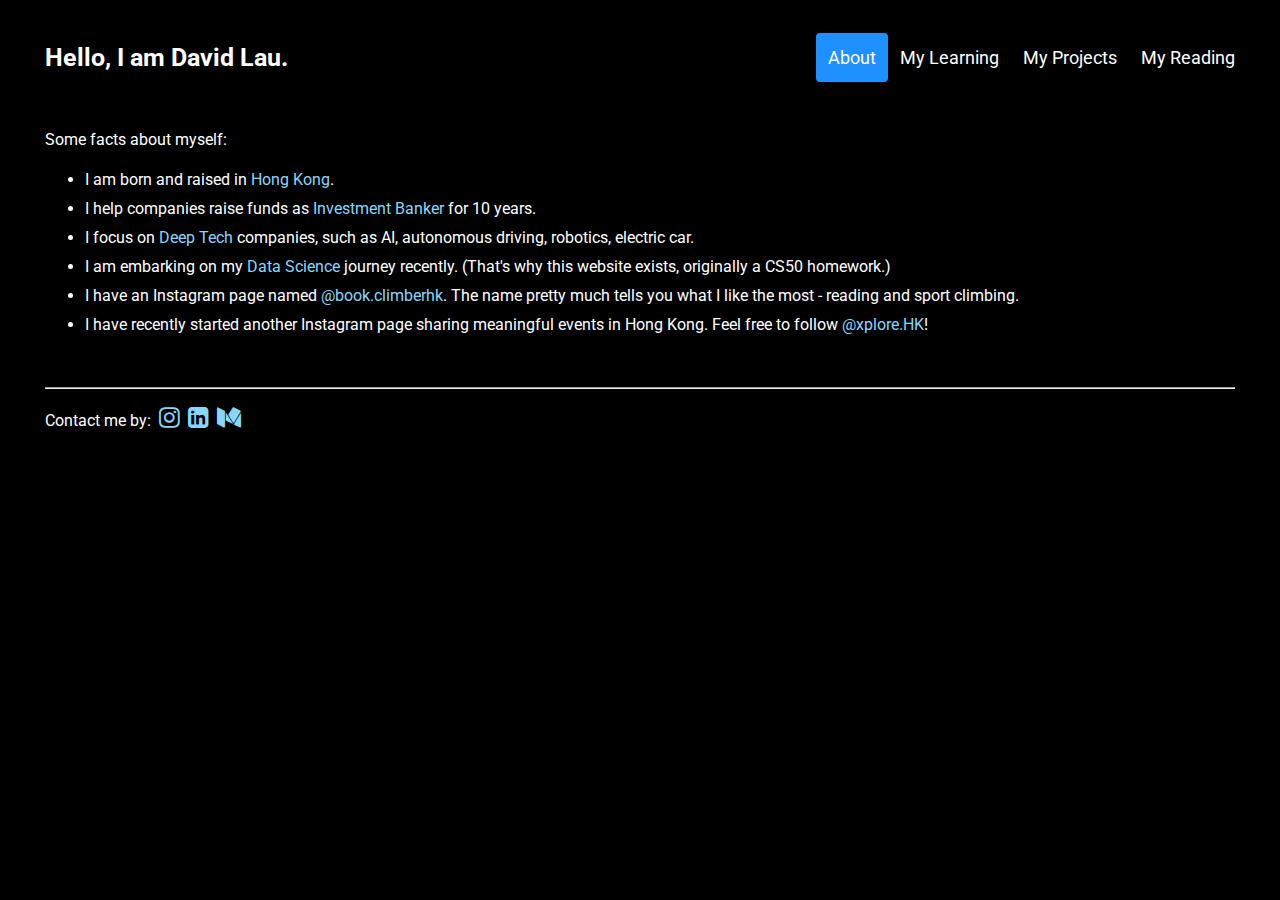
<file: index.html>
<!DOCTYPE html>

<html lang="en">
    <head>
        <link href="https://cdn.jsdelivr.net/npm/bootstrap@5.2.3/dist/css/bootstrap.min.css" rel="stylesheet" integrity="sha384-rbsA2VBKQhggwzxH7pPCaAqO46MgnOM80zW1RWuH61DGLwZJEdK2Kadq2F9CUG65" crossorigin="anonymous">
        <script src="https://cdn.jsdelivr.net/npm/bootstrap@5.2.3/dist/js/bootstrap.bundle.min.js" integrity="sha384-kenU1KFdBIe4zVF0s0G1M5b4hcpxyD9F7jL+jjXkk+Q2h455rYXK/7HAuoJl+0I4" crossorigin="anonymous"></script>
        <link href="styles.css" rel="stylesheet">
        <title>My Webpage</title>
    </head>
    <meta name="viewport" content="width=device-width, initial-scale=1.0">
	<link rel="preconnect" href="https://fonts.googleapis.com">
	<link rel="preconnect" href="https://fonts.gstatic.com" crossorigin>
	<link href="https://fonts.googleapis.com/css2?family=Roboto&display=swap" rel="stylesheet">
    <link rel="stylesheet" href="https://cdnjs.cloudflare.com/ajax/libs/font-awesome/4.7.0/css/font-awesome.min.css">
	
	<body>
		
		<div class="header">
			<a href="index.html" class="logo">Hello, I am David Lau.</a>
			<div class="header-right">
			  <a class="active" href="index.html">About</a>
			  <a href="learning.html">My Learning</a>
			  <a href="project.html">My Projects</a>
			  <a href="reading.html">My Reading</a>
			</div>
		  </div>

		<div class="container">
			<div>
				<p>Some facts about myself:
					<ul>
						<li>I am born and raised in <span class="highlight">Hong Kong</span>.</li>
						<li>I help companies raise funds as <span class="highlight"><a href="deal.html">Investment Banker</a></span> for 10 years.</li>
						<li>I focus on <span class="highlight">Deep Tech</span> companies, such as AI, autonomous driving, robotics, electric car.</li>
						<li>I am embarking on my <span class="highlight"><a href="learning.html">Data Science</a></span> journey recently. (That's why this website exists, originally a CS50 homework.)</li>
						<li>I have an Instagram page named <a href="https://www.instagram.com/book.climberhk/">@book.climberhk</a>. The name pretty much tells you what I like the most - reading and sport climbing.</li>
						<li>I have recently started another Instagram page sharing meaningful events in Hong Kong. Feel free to follow <a href="https://www.instagram.com/xplore.hk/">@xplore.HK</a>!</li>
					</ul>
				</p>
	
			</div>
		</div>

		<div class="footer container">
			<hr>
			<p>Contact me by:
			<a href="https://www.instagram.com/david__dlau">&nbsp;<i class="fa fa-instagram" style="font-size:24px"></i></a>
			<a href="https://www.linkedin.com/in/davidktlau">&nbsp;<i class="fa fa-linkedin-square" style="font-size:24px"></i> </a>
			<a href="https://www.medium.com/@dl512">&nbsp;<i class="fa fa-medium" style="font-size:24px"></i></a>
			</p>
		</div>

				
    </body>
</html>
</file>
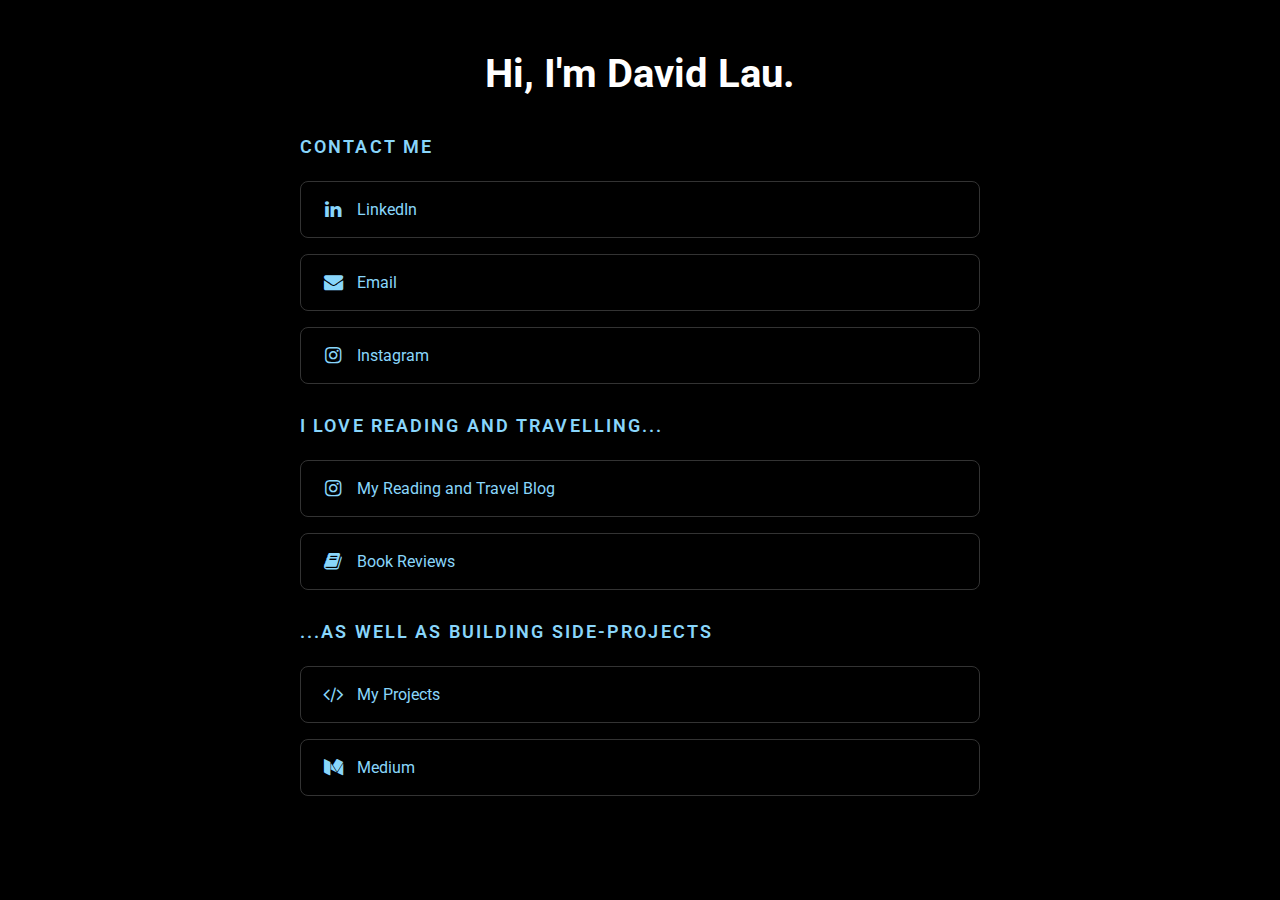
<file: Public/index.html>
<!DOCTYPE html>
<html lang="en">
    <head>
        <link href="https://cdn.jsdelivr.net/npm/bootstrap@5.2.3/dist/css/bootstrap.min.css" rel="stylesheet" integrity="sha384-rbsA2VBKQhggwzxH7pPCaAqO46MgnOM80zW1RWuH61DGLwZJEdK2Kadq2F9CUG65" crossorigin="anonymous">
        <script src="https://cdn.jsdelivr.net/npm/bootstrap@5.2.3/dist/js/bootstrap.bundle.min.js" integrity="sha384-kenU1KFdBIe4zVF0s0G1M5b4hcpxyD9F7jL+jjXkk+Q2h455rYXK/7HAuoJl+0I4" crossorigin="anonymous"></script>
        <link href="styles.css" rel="stylesheet">
        <title>David Lau | Links</title>
        <meta name="viewport" content="width=device-width, initial-scale=1.0">
        <link rel="preconnect" href="https://fonts.googleapis.com">
        <link rel="preconnect" href="https://fonts.gstatic.com" crossorigin>
        <link href="https://fonts.googleapis.com/css2?family=Roboto:wght@400;500;700&display=swap" rel="stylesheet">
        <link rel="stylesheet" href="https://cdnjs.cloudflare.com/ajax/libs/font-awesome/4.7.0/css/font-awesome.min.css">
    </head>
    <body>
        <div class="linktree-container">
            <div class="profile-section">
                <h1>Hi, I'm David Lau.</h1>
            </div>

            <div class="links-section">
                <div class="section-block">
                    <div class="section-header">Contact Me</div>
                    <a href="https://www.linkedin.com/in/davidktlau" class="link-button" target="_blank" rel="noopener noreferrer">
                        <span class="link-icon"><i class="fa fa-linkedin"></i></span>
                        LinkedIn
                    </a>
                    <a href="mailto:dl512@hotmail.com" class="link-button">
                        <span class="link-icon"><i class="fa fa-envelope"></i></span>
                        Email
                    </a>
                    <a href="https://www.instagram.com/david__dlau" class="link-button" target="_blank" rel="noopener noreferrer">
                        <span class="link-icon"><i class="fa fa-instagram"></i></span>
                        Instagram
                    </a>
                </div>

                <div class="section-block">
                    <div class="section-header">I love reading and travelling...</div>
                    <a href="https://www.instagram.com/book.climberhk/" class="link-button" target="_blank" rel="noopener noreferrer">
                        <span class="link-icon"><i class="fa fa-instagram"></i></span>
                        My Reading and Travel Blog
                    </a>
                    <a href="https://www.patreon.com/c/mybookshelf512" class="link-button" target="_blank" rel="noopener noreferrer">
                        <span class="link-icon"><i class="fa fa-book"></i></span>
                        Book Reviews
                    </a>
                </div>

                <div class="section-block">
                    <div class="section-header">...as well as building side-projects</div>
                    <a href="project.html" class="link-button">
                        <span class="link-icon"><i class="fa fa-code"></i></span>
                        My Projects
                    </a>
                    <a href="https://medium.com/@dl512" class="link-button" target="_blank" rel="noopener noreferrer">
                        <span class="link-icon"><i class="fa fa-medium"></i></span>
                        Medium
                    </a>
                </div>
            </div>

            <div class="footer">
            </div>
        </div>
    </body>
</html>
</file>
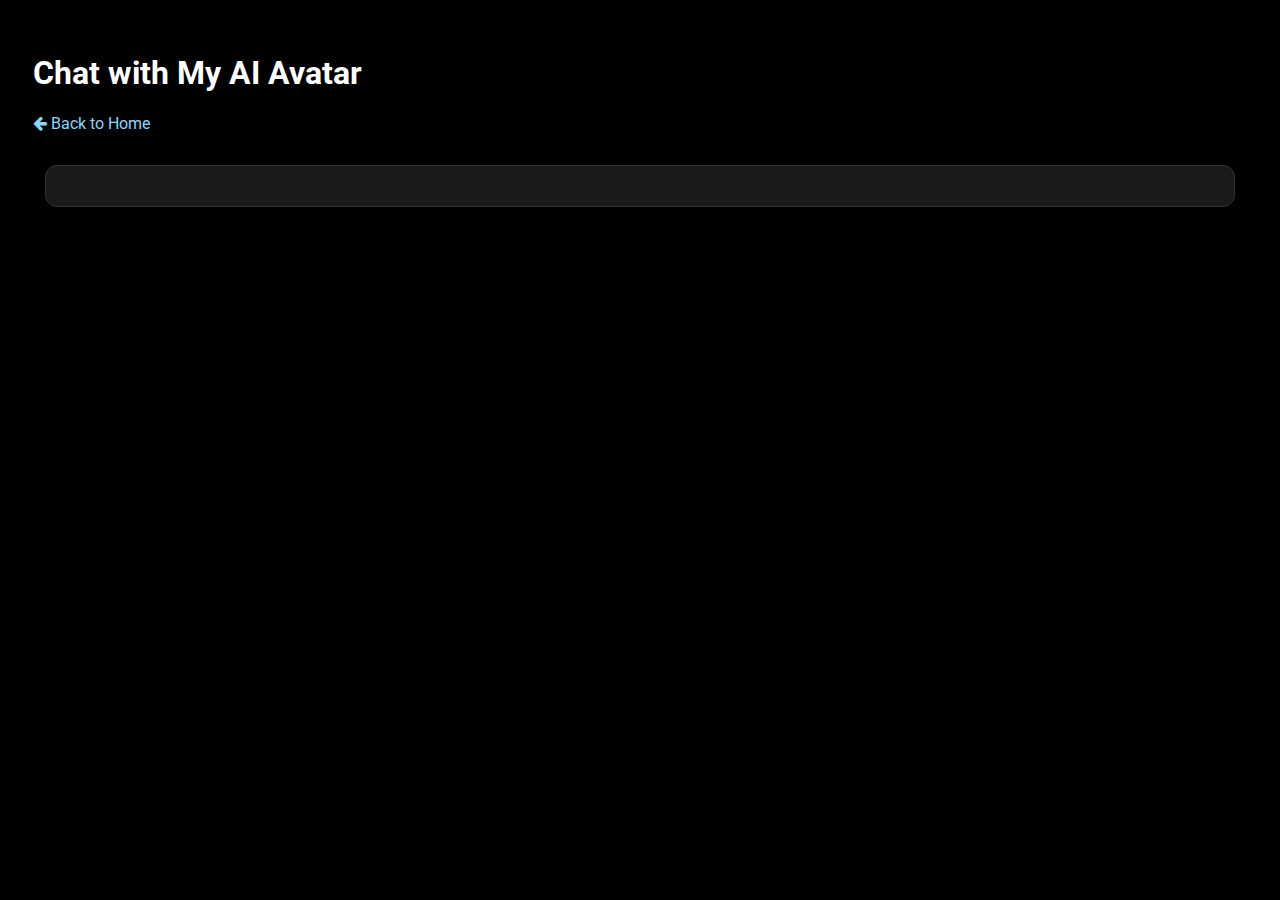
<file: ai-chat.html>
<!DOCTYPE html>
<html lang="en">
    <head>
        <link href="https://cdn.jsdelivr.net/npm/bootstrap@5.2.3/dist/css/bootstrap.min.css" rel="stylesheet" integrity="sha384-rbsA2VBKQhggwzxH7pPCaAqO46MgnOM80zW1RWuH61DGLwZJEdK2Kadq2F9CUG65" crossorigin="anonymous">
        <script src="https://cdn.jsdelivr.net/npm/bootstrap@5.2.3/dist/js/bootstrap.bundle.min.js" integrity="sha384-kenU1KFdBIe4zVF0s0G1M5b4hcpxyD9F7jL+jjXkk+Q2h455rYXK/7HAuoJl+0I4" crossorigin="anonymous"></script>
        <link href="styles.css" rel="stylesheet">
        <title>AI Avatar Chat | David Lau</title>
        <meta name="viewport" content="width=device-width, initial-scale=1.0">
        <link rel="preconnect" href="https://fonts.googleapis.com">
        <link rel="preconnect" href="https://fonts.gstatic.com" crossorigin>
        <link href="https://fonts.googleapis.com/css2?family=Roboto:wght@400;500;700&display=swap" rel="stylesheet">
        <link rel="stylesheet" href="https://cdnjs.cloudflare.com/ajax/libs/font-awesome/4.7.0/css/font-awesome.min.css">
        
        <!-- Gradio Web Component -->
        <script
            type="module"
            src="https://gradio.s3-us-west-2.amazonaws.com/4.19.2/gradio.js"
        ></script>
        
        <style>
            .chat-container {
                background-color: #1a1a1a;
                border-radius: 12px;
                padding: 20px;
                margin: 20px 0;
                border: 1px solid #333;
            }
            
            .gradio-app {
                width: 100%;
                min-height: 600px;
                border-radius: 8px;
                overflow: hidden;
            }
            
            @media (max-width: 768px) {
                .gradio-app {
                    min-height: 500px;
                }
            }
        </style>
    </head>
    <body>
        <div class="linktree-container">
            <div class="profile-section">
                <h1>Chat with My AI Avatar</h1>
                <a href="index.html" class="back-link"><i class="fa fa-arrow-left"></i> Back to Home</a>
            </div>

            <div class="container">
                <div class="chat-container">
                    <!-- Official Gradio Web Component -->
                    <gradio-app src="https://dl512-onlinecv.hf.space"></gradio-app>
                </div>
            </div>
        </div>
    </body>
</html>
</file>
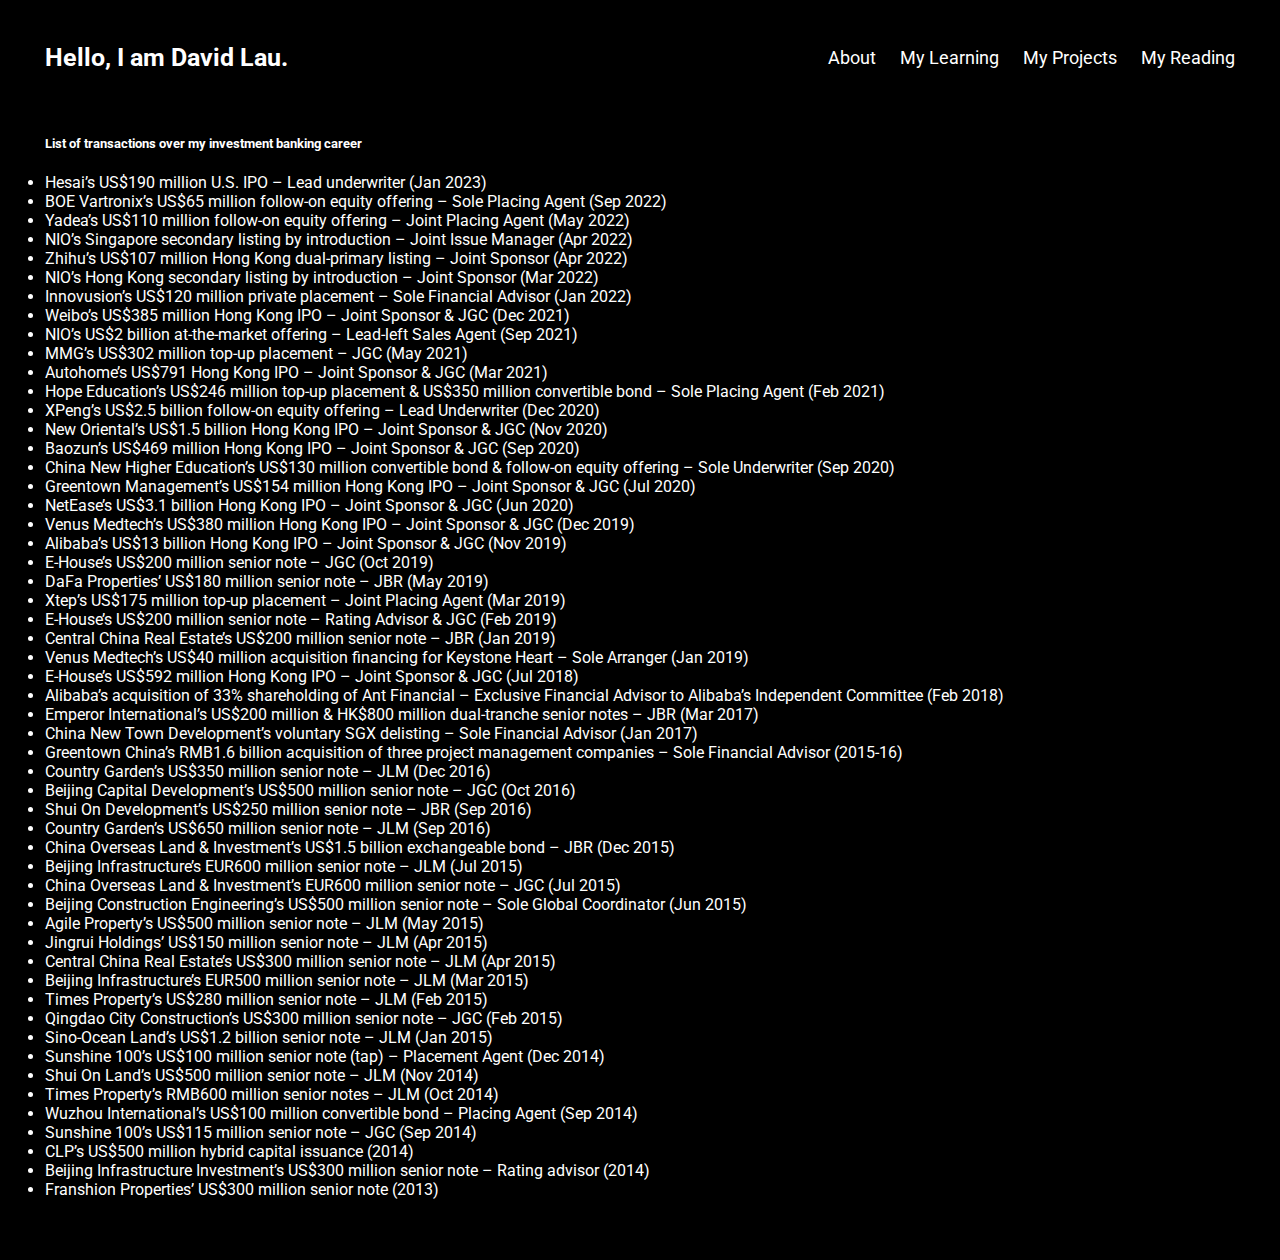
<file: deal.html>
<!DOCTYPE html>

<html lang="en">
    <head>
        <link href="https://cdn.jsdelivr.net/npm/bootstrap@5.2.3/dist/css/bootstrap.min.css" rel="stylesheet" integrity="sha384-rbsA2VBKQhggwzxH7pPCaAqO46MgnOM80zW1RWuH61DGLwZJEdK2Kadq2F9CUG65" crossorigin="anonymous">
        <script src="https://cdn.jsdelivr.net/npm/bootstrap@5.2.3/dist/js/bootstrap.bundle.min.js" integrity="sha384-kenU1KFdBIe4zVF0s0G1M5b4hcpxyD9F7jL+jjXkk+Q2h455rYXK/7HAuoJl+0I4" crossorigin="anonymous"></script>
        <link href="styles.css" rel="stylesheet">
        <title>My Webpage</title>
    </head>
    <meta name="viewport" content="width=device-width, initial-scale=1.0">
	<link rel="preconnect" href="https://fonts.googleapis.com">
	<link rel="preconnect" href="https://fonts.gstatic.com" crossorigin>
	<link href="https://fonts.googleapis.com/css2?family=Roboto&display=swap" rel="stylesheet">
    <link rel="stylesheet" href="https://cdnjs.cloudflare.com/ajax/libs/font-awesome/4.7.0/css/font-awesome.min.css">
    <body>
	
		<div class="header">
			<a href="index.html" class="logo">Hello, I am David Lau.</a>
			<div class="header-right">
			  <a href="index.html">About</a>
			  <a href="learning.html">My Learning</a>
			  <a href="project.html">My Projects</a>
			  <a href="reading.html">My Reading</a>
			</div>
		  </div>

		<div class="container">	
			<h5>List of transactions over my investment banking career</h5>
			<dl>
				<li>Hesai’s US$190 million U.S. IPO – Lead underwriter (Jan 2023)</li>
				<li>BOE Vartronix’s US$65 million follow-on equity offering – Sole Placing Agent (Sep 2022)</li>
				<li>Yadea’s US$110 million follow-on equity offering – Joint Placing Agent (May 2022)</li>
				<li>NIO’s Singapore secondary listing by introduction – Joint Issue Manager (Apr 2022)</li>
				<li>Zhihu’s US$107 million Hong Kong dual-primary listing – Joint Sponsor (Apr 2022)</li>
				<li>NIO’s Hong Kong secondary listing by introduction – Joint Sponsor (Mar 2022)</li>
				<li>Innovusion’s US$120 million private placement – Sole Financial Advisor (Jan 2022)</li>
				<li>Weibo’s US$385 million Hong Kong IPO – Joint Sponsor & JGC (Dec 2021)</li>
				<li>NIO’s US$2 billion at-the-market offering – Lead-left Sales Agent (Sep 2021)</li>
				<li>MMG’s US$302 million top-up placement – JGC (May 2021)</li>
				<li>Autohome’s US$791 Hong Kong IPO – Joint Sponsor & JGC (Mar 2021)</li>
				<li>Hope Education’s US$246 million top-up placement & US$350 million convertible bond – Sole Placing Agent (Feb 2021)</li>
				<li>XPeng’s US$2.5 billion follow-on equity offering – Lead Underwriter (Dec 2020)</li>
				<li>New Oriental’s US$1.5 billion Hong Kong IPO – Joint Sponsor & JGC (Nov 2020)</li>
				<li>Baozun’s US$469 million Hong Kong IPO – Joint Sponsor & JGC (Sep 2020)</li>
				<li>China New Higher Education’s US$130 million convertible bond & follow-on equity offering – Sole Underwriter (Sep 2020)</li>
				<li>Greentown Management’s US$154 million Hong Kong IPO – Joint Sponsor & JGC (Jul 2020)</li>
				<li>NetEase’s US$3.1 billion Hong Kong IPO – Joint Sponsor & JGC (Jun 2020)</li>
				<li>Venus Medtech’s US$380 million Hong Kong IPO – Joint Sponsor & JGC (Dec 2019)</li>
				<li>Alibaba’s US$13 billion Hong Kong IPO – Joint Sponsor & JGC (Nov 2019)</li>
				<li>E-House’s US$200 million senior note – JGC (Oct 2019)</li>
				<li>DaFa Properties’ US$180 million senior note – JBR (May 2019)</li>
				<li>Xtep’s US$175 million top-up placement – Joint Placing Agent (Mar 2019)</li>
				<li>E-House’s US$200 million senior note – Rating Advisor & JGC (Feb 2019)</li>
				<li>Central China Real Estate’s US$200 million senior note – JBR (Jan 2019)</li>
				<li>Venus Medtech’s US$40 million acquisition financing for Keystone Heart – Sole Arranger (Jan 2019)</li>
				<li>E-House’s US$592 million Hong Kong IPO – Joint Sponsor & JGC (Jul 2018)</li>
				<li>Alibaba’s acquisition of 33% shareholding of Ant Financial – Exclusive Financial Advisor to Alibaba’s Independent Committee (Feb 2018)</li>
				<li>Emperor International’s US$200 million & HK$800 million dual-tranche senior notes – JBR (Mar 2017)</li>
				<li>China New Town Development’s voluntary SGX delisting – Sole Financial Advisor (Jan 2017)</li>
				<li>Greentown China’s RMB1.6 billion acquisition of three project management companies – Sole Financial Advisor (2015-16)</li>
				<li>Country Garden’s US$350 million senior note – JLM (Dec 2016)</li>
				<li>Beijing Capital Development’s US$500 million senior note – JGC (Oct 2016)</li>
				<li>Shui On Development’s US$250 million senior note – JBR (Sep 2016)</li>
				<li>Country Garden’s US$650 million senior note – JLM (Sep 2016)</li>
				<li>China Overseas Land & Investment’s US$1.5 billion exchangeable bond – JBR (Dec 2015)</li>
				<li>Beijing Infrastructure’s EUR600 million senior note – JLM (Jul 2015)</li>
				<li>China Overseas Land & Investment’s EUR600 million senior note – JGC (Jul 2015)</li>
				<li>Beijing Construction Engineering’s US$500 million senior note – Sole Global Coordinator (Jun 2015)</li>
				<li>Agile Property’s US$500 million senior note – JLM (May 2015)</li>
				<li>Jingrui Holdings’ US$150 million senior note – JLM (Apr 2015)</li>
				<li>Central China Real Estate’s US$300 million senior note – JLM (Apr 2015)</li>
				<li>Beijing Infrastructure’s EUR500 million senior note – JLM (Mar 2015)</li>
				<li>Times Property’s US$280 million senior note – JLM (Feb 2015)</li>
				<li>Qingdao City Construction’s US$300 million senior note – JGC (Feb 2015)</li>
				<li>Sino-Ocean Land’s US$1.2 billion senior note – JLM (Jan 2015)</li>
				<li>Sunshine 100’s US$100 million senior note (tap) – Placement Agent (Dec 2014)</li>
				<li>Shui On Land’s US$500 million senior note – JLM (Nov 2014)</li>
				<li>Times Property’s RMB600 million senior notes – JLM (Oct 2014)</li>
				<li>Wuzhou International’s US$100 million convertible bond – Placing Agent (Sep 2014)</li>
				<li>Sunshine 100’s US$115 million senior note – JGC (Sep 2014)</li>
				<li>CLP’s US$500 million hybrid capital issuance (2014)</li>
				<li>Beijing Infrastructure Investment’s US$300 million senior note – Rating advisor (2014)</li>
				<li>Franshion Properties’ US$300 million senior note (2013)</li>
			</dl>
		</div>
    </body>
</html>
</file>
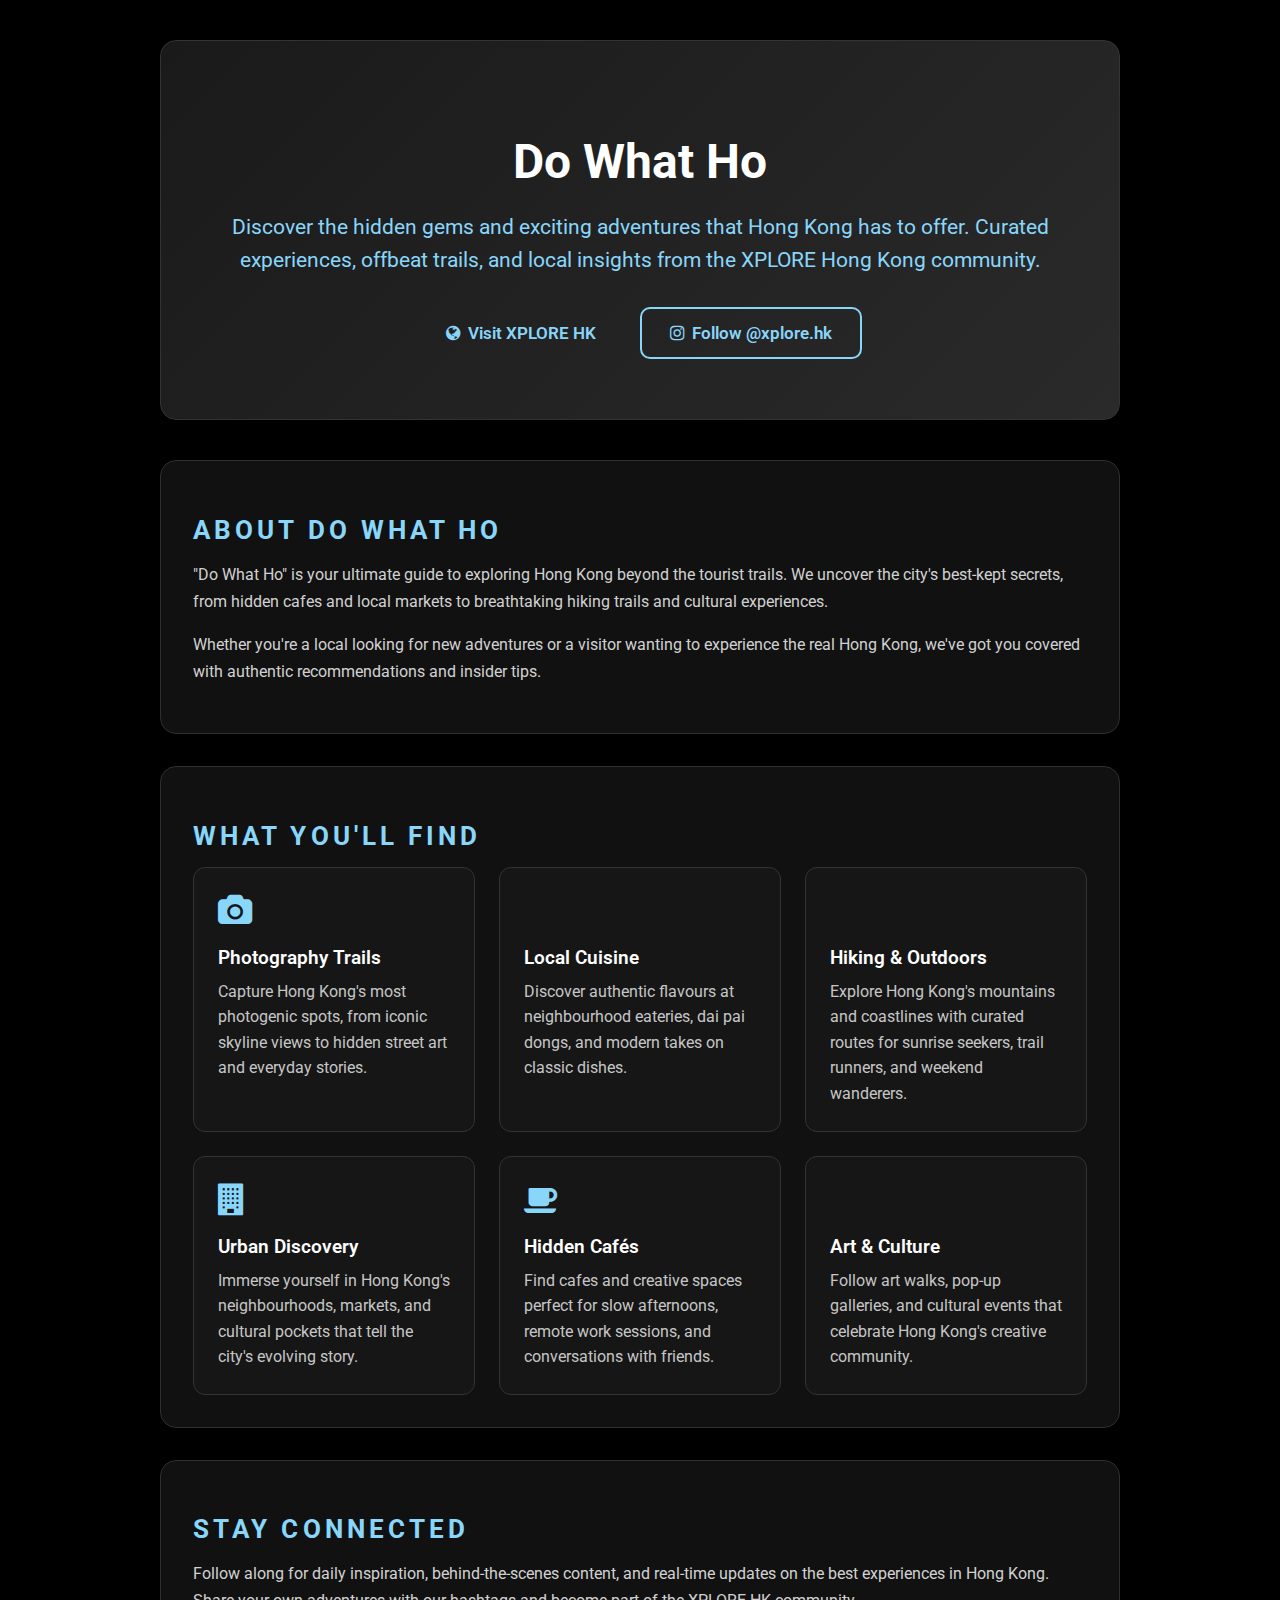
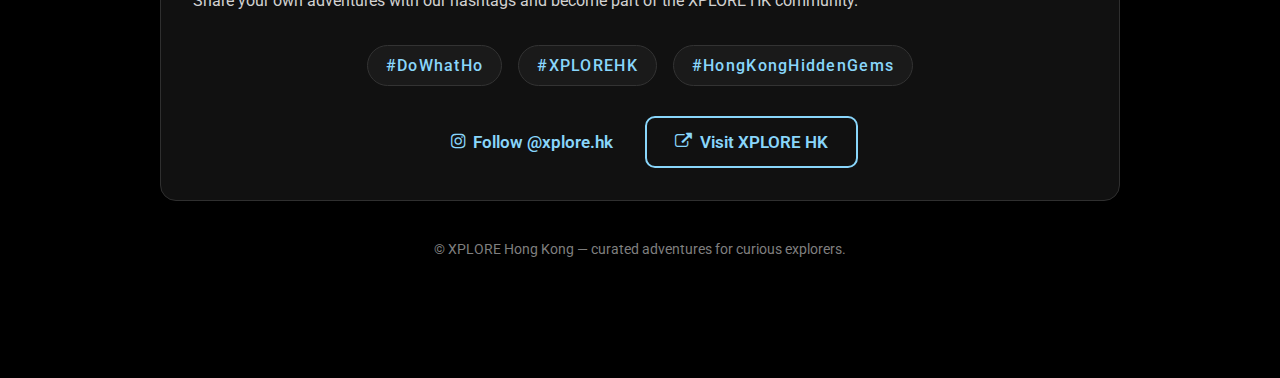
<file: dowhatho.html>
<!DOCTYPE html>
<html lang="en">
    <head>
        <link href="https://cdn.jsdelivr.net/npm/bootstrap@5.2.3/dist/css/bootstrap.min.css" rel="stylesheet" integrity="sha384-rbsA2VBKQhggwzxH7pPCaAqO46MgnOM80zW1RWuH61DGLwZJEdK2Kadq2F9CUG65" crossorigin="anonymous">
        <script src="https://cdn.jsdelivr.net/npm/bootstrap@5.2.3/dist/js/bootstrap.bundle.min.js" integrity="sha384-kenU1KFdBIe4zVF0s0G1M5b4hcpxyD9F7jL+jjXkk+Q2h455rYXK/7HAuoJl+0I4" crossorigin="anonymous"></script>
        <link href="styles.css" rel="stylesheet">
        <title>Do What Ho | XPLORE Hong Kong</title>
        <meta name="viewport" content="width=device-width, initial-scale=1.0">
        <link rel="preconnect" href="https://fonts.googleapis.com">
        <link rel="preconnect" href="https://fonts.gstatic.com" crossorigin>
        <link href="https://fonts.googleapis.com/css2?family=Roboto:wght@400;500;700&display=swap" rel="stylesheet">
        <link rel="stylesheet" href="https://cdnjs.cloudflare.com/ajax/libs/font-awesome/4.7.0/css/font-awesome.min.css">
        <style>
            body {
                background-color: #000000;
                color: white;
                font-family: "Roboto", sans-serif;
                margin: 0;
                padding: 40px 0;
            }

            .dowhatho-container {
                max-width: 960px;
                margin: 0 auto;
                padding: 0 24px 80px;
            }

            .hero-section {
                text-align: center;
                padding: 60px 20px;
                background: linear-gradient(135deg, #1a1a1a 0%, #2a2a2a 100%);
                border-radius: 16px;
                margin-bottom: 40px;
                border: 1px solid #333;
            }

            .hero-title {
                font-size: 3rem;
                font-weight: 700;
                margin-bottom: 20px;
                color: white;
            }

            .hero-subtitle {
                font-size: 1.3rem;
                color: #89d6fb;
                margin-bottom: 30px;
                line-height: 1.6;
            }

            .hero-actions {
                display: flex;
                justify-content: center;
                flex-wrap: wrap;
                gap: 16px;
                margin-top: 20px;
            }

            .section-card {
                background-color: #111111;
                border-radius: 16px;
                padding: 32px;
                margin-bottom: 32px;
                border: 1px solid #2f2f2f;
            }

            .section-card h2 {
                color: #89d6fb;
                font-size: 1.6rem;
                margin-bottom: 16px;
                text-transform: uppercase;
                letter-spacing: 0.16em;
            }

            .section-card p {
                color: #d1d1d1;
                line-height: 1.7;
                margin-bottom: 16px;
            }

            .feature-grid {
                display: grid;
                grid-template-columns: repeat(auto-fit, minmax(260px, 1fr));
                gap: 24px;
                margin-top: 16px;
            }

            .feature-item {
                background-color: #161616;
                border-radius: 12px;
                padding: 24px;
                border: 1px solid #333;
                text-align: left;
                transition: all 0.3s ease;
            }

            .feature-item:hover {
                border-color: #89d6fb;
                transform: translateY(-3px);
                box-shadow: 0 12px 32px rgba(137, 214, 251, 0.08);
            }

            .feature-icon {
                font-size: 2rem;
                color: #89d6fb;
                margin-bottom: 16px;
            }

            .feature-title {
                color: white;
                font-weight: 600;
                margin-bottom: 10px;
                font-size: 1.2rem;
            }

            .feature-description {
                color: #c6c6c6;
                line-height: 1.6;
            }

            .cta-button {
                display: inline-flex;
                align-items: center;
                gap: 8px;
                background-color: #89d6fb;
                color: #000;
                padding: 14px 28px;
                text-decoration: none;
                border-radius: 10px;
                font-weight: 600;
                font-size: 1.05rem;
                transition: all 0.3s ease;
                border: none;
            }

            .cta-button:hover {
                background-color: #5bc0de;
                color: #000;
                transform: translateY(-2px);
                box-shadow: 0 6px 16px rgba(137, 214, 251, 0.25);
            }

            .secondary-button {
                background-color: transparent;
                color: #89d6fb;
                border: 2px solid #89d6fb;
            }

            .secondary-button:hover {
                background-color: #89d6fb;
                color: #000;
            }

            .hashtag {
                display: inline-block;
                background-color: #1a1a1a;
                color: #89d6fb;
                border: 1px solid #333;
                border-radius: 50px;
                padding: 10px 18px;
                margin: 6px;
                font-weight: 500;
                letter-spacing: 0.08em;
            }

            .footer-note {
                text-align: center;
                color: #7f7f7f;
                margin-top: 40px;
                font-size: 0.9rem;
            }

            @media (max-width: 768px) {
                body {
                    padding: 24px 0;
                }

                .hero-title {
                    font-size: 2.4rem;
                }

                .hero-subtitle {
                    font-size: 1.1rem;
                }

                .section-card {
                    padding: 24px;
                }
            }
        </style>
    </head>
    <body>
        <div class="dowhatho-container">
            <div class="hero-section">
                <h1 class="hero-title">Do What Ho</h1>
                <p class="hero-subtitle">Discover the hidden gems and exciting adventures that Hong Kong has to offer. Curated experiences, offbeat trails, and local insights from the XPLORE Hong Kong community.</p>
                <div class="hero-actions">
                    <a href="https://www.xplorehk.com" target="_blank" rel="noopener noreferrer" class="cta-button">
                        <i class="fa fa-globe"></i> Visit XPLORE HK
                    </a>
                    <a href="https://www.instagram.com/xplore.hk/" target="_blank" rel="noopener noreferrer" class="cta-button secondary-button">
                        <i class="fa fa-instagram"></i> Follow @xplore.hk
                    </a>
                </div>
            </div>

            <div class="section-card">
                <h2>About Do What Ho</h2>
                <p>"Do What Ho" is your ultimate guide to exploring Hong Kong beyond the tourist trails. We uncover the city's best-kept secrets, from hidden cafes and local markets to breathtaking hiking trails and cultural experiences.</p>
                <p>Whether you're a local looking for new adventures or a visitor wanting to experience the real Hong Kong, we've got you covered with authentic recommendations and insider tips.</p>
            </div>

            <div class="section-card">
                <h2>What You'll Find</h2>
                <div class="feature-grid">
                    <div class="feature-item">
                        <div class="feature-icon"><i class="fa fa-camera"></i></div>
                        <div class="feature-title">Photography Trails</div>
                        <div class="feature-description">Capture Hong Kong's most photogenic spots, from iconic skyline views to hidden street art and everyday stories.</div>
                    </div>
                    <div class="feature-item">
                        <div class="feature-icon"><i class="fa fa-utensils"></i></div>
                        <div class="feature-title">Local Cuisine</div>
                        <div class="feature-description">Discover authentic flavours at neighbourhood eateries, dai pai dongs, and modern takes on classic dishes.</div>
                    </div>
                    <div class="feature-item">
                        <div class="feature-icon"><i class="fa fa-mountain"></i></div>
                        <div class="feature-title">Hiking & Outdoors</div>
                        <div class="feature-description">Explore Hong Kong's mountains and coastlines with curated routes for sunrise seekers, trail runners, and weekend wanderers.</div>
                    </div>
                    <div class="feature-item">
                        <div class="feature-icon"><i class="fa fa-building"></i></div>
                        <div class="feature-title">Urban Discovery</div>
                        <div class="feature-description">Immerse yourself in Hong Kong's neighbourhoods, markets, and cultural pockets that tell the city's evolving story.</div>
                    </div>
                    <div class="feature-item">
                        <div class="feature-icon"><i class="fa fa-coffee"></i></div>
                        <div class="feature-title">Hidden Cafés</div>
                        <div class="feature-description">Find cafes and creative spaces perfect for slow afternoons, remote work sessions, and conversations with friends.</div>
                    </div>
                    <div class="feature-item">
                        <div class="feature-icon"><i class="fa fa-palette"></i></div>
                        <div class="feature-title">Art & Culture</div>
                        <div class="feature-description">Follow art walks, pop-up galleries, and cultural events that celebrate Hong Kong's creative community.</div>
                    </div>
                </div>
            </div>

            <div class="section-card">
                <h2>Stay Connected</h2>
                <p>Follow along for daily inspiration, behind-the-scenes content, and real-time updates on the best experiences in Hong Kong. Share your own adventures with our hashtags and become part of the XPLORE HK community.</p>
                <div style="text-align: center; margin: 24px 0;">
                    <span class="hashtag">#DoWhatHo</span>
                    <span class="hashtag">#XPLOREHK</span>
                    <span class="hashtag">#HongKongHiddenGems</span>
                </div>
                <div style="text-align: center;">
                    <a href="https://www.instagram.com/xplore.hk/" target="_blank" rel="noopener noreferrer" class="cta-button">
                        <i class="fa fa-instagram"></i> Follow @xplore.hk
                    </a>
                    <a href="https://www.xplorehk.com" target="_blank" rel="noopener noreferrer" class="cta-button secondary-button">
                        <i class="fa fa-external-link"></i> Visit XPLORE HK
                    </a>
                </div>
            </div>

            <div class="footer-note">
                © XPLORE Hong Kong — curated adventures for curious explorers.
            </div>
        </div>
    </body>
</html>
</file>
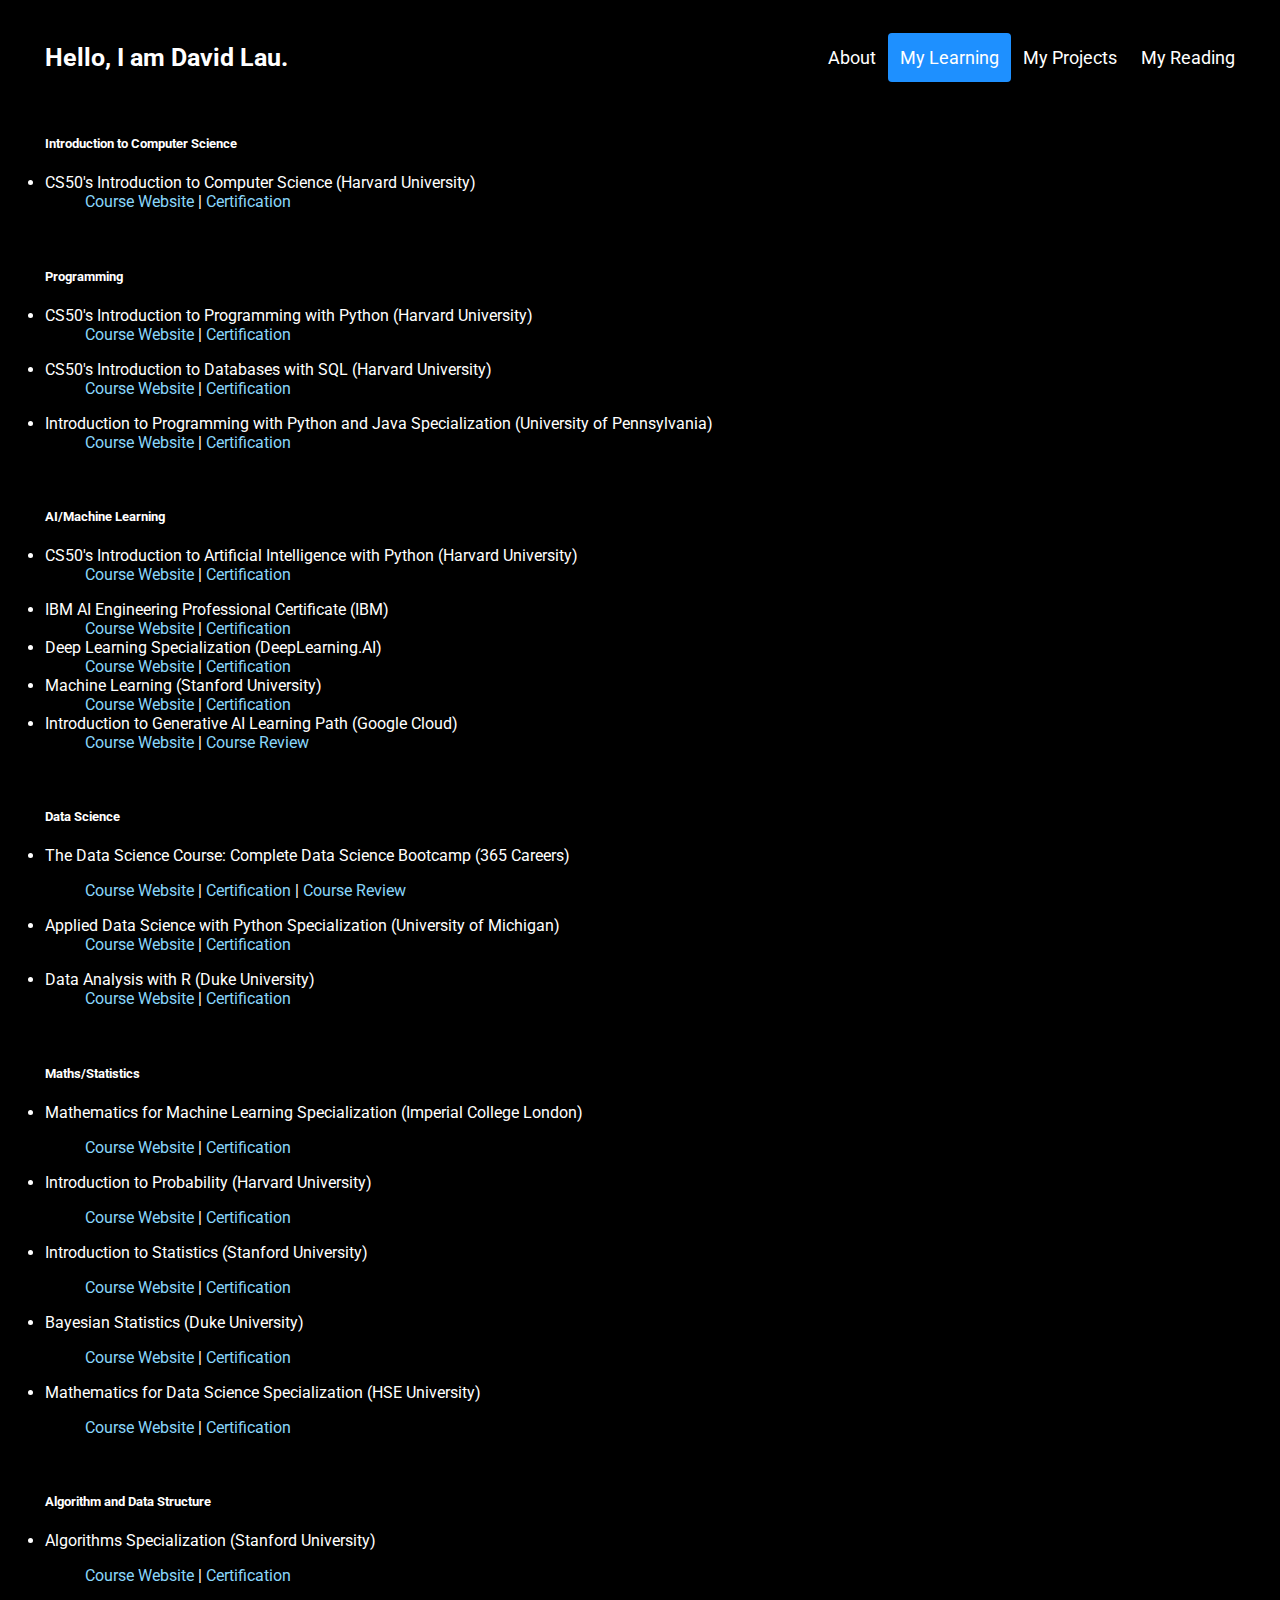
<file: learning.html>
<!DOCTYPE html>

<html lang="en">
    <head>
        <link href="https://cdn.jsdelivr.net/npm/bootstrap@5.2.3/dist/css/bootstrap.min.css" rel="stylesheet" integrity="sha384-rbsA2VBKQhggwzxH7pPCaAqO46MgnOM80zW1RWuH61DGLwZJEdK2Kadq2F9CUG65" crossorigin="anonymous">
        <script src="https://cdn.jsdelivr.net/npm/bootstrap@5.2.3/dist/js/bootstrap.bundle.min.js" integrity="sha384-kenU1KFdBIe4zVF0s0G1M5b4hcpxyD9F7jL+jjXkk+Q2h455rYXK/7HAuoJl+0I4" crossorigin="anonymous"></script>
        <link href="styles.css" rel="stylesheet">
        <title>My Webpage</title>
    </head>
    <meta name="viewport" content="width=device-width, initial-scale=1.0">
	<link rel="preconnect" href="https://fonts.googleapis.com">
	<link rel="preconnect" href="https://fonts.gstatic.com" crossorigin>
	<link href="https://fonts.googleapis.com/css2?family=Roboto&display=swap" rel="stylesheet">
    <link rel="stylesheet" href="https://cdnjs.cloudflare.com/ajax/libs/font-awesome/4.7.0/css/font-awesome.min.css">
    <body>
			
		<div class="header">
			<a href="index.html" class="logo">Hello, I am David Lau.</a>
			<div class="header-right">
			  <a href="index.html">About</a>
			  <a class="active" href="learning.html">My Learning</a>
			  <a href="project.html">My Projects</a>
			  <a href="reading.html">My Reading</a>
			</div>
		  </div>

		<div class="container">
	
					<h5>Introduction to Computer Science</h5>
					<dl>
						<li>CS50's Introduction to Computer Science (Harvard University)</li>
						<ul>
							<a href="https://www.edx.org/learn/computer-science/harvard-university-cs50-s-introduction-to-computer-science">Course Website</a>
							|
							<a href="https://cs50.harvard.edu/certificates/17a6fffb-019a-42a5-ad56-badc060503dc">Certification</a>
						</ul>
					</dl>

					<br>

					<h5>Programming</h5>
					<dl>
						<li>CS50's Introduction to Programming with Python (Harvard University)</li>
						<ul>
							<a href="https://learning.edx.org/course/course-v1:HarvardX+CS50P+Python/home">Course Website</a>
							|
							<a href="https://cs50.harvard.edu/certificates/7c3c0501-3b16-4219-af7d-52626aed566e">Certification</a>
						</ul>
					</dl>					

					<dl>
						<li>CS50's Introduction to Databases with SQL (Harvard University)</li>
						<ul>
							<a href="https://learning.edx.org/course/course-v1:HarvardX+CS50SQL+SQL/home">Course Website</a>
							|
							<a href="https://cs50.harvard.edu/certificates/07fbf517-052a-4c7e-bf81-138ac3b263a9">Certification</a>
						</ul>
					</dl>

					<dl>
						<li>Introduction to Programming with Python and Java Specialization (University of Pennsylvania)</li>
						<ul>
							<a href="https://www.coursera.org/specializations/programming-python-java">Course Website</a>
							|
							<a href="https://coursera.org/share/94911d9e38660b0be49d48a0e4d021a8">Certification</a>
						</ul>
					</dl>

					<br>

					<h5>AI/Machine Learning</h5>

					<dl>
						<li>CS50's Introduction to Artificial Intelligence with Python (Harvard University)</li>
						<ul>
							<a href="https://www.edx.org/learn/artificial-intelligence/harvard-university-cs50-s-introduction-to-artificial-intelligence-with-python?utm_source=google&utm_campaign=20631738457&utm_medium=cpc&utm_term=&hsa_acc=7245054034&hsa_cam=20631738457&hsa_grp=149569616050&hsa_ad=676376826368&hsa_src=g&hsa_tgt=dsa-1576237769455&hsa_kw=&hsa_mt=&hsa_net=adwords&hsa_ver=3&gad_source=1&gclid=CjwKCAiA9dGqBhAqEiwAmRpTC4sUFGsBtJ-6AV_Rfc7ooEfMHZuyDN9ZcCXeuEezeUN6SE6klJ8olRoCFd0QAvD_BwE">Course Website</a>
							|
							<a href="https://certificates.cs50.io/709be07a-1309-4bd1-9e76-e30c6ac7bc02.pdf?size=letter">Certification</a>
						</ul>
					</dl>

					<dl>
						<li>IBM AI Engineering Professional Certificate (IBM)</li>
						<ul>
							<a href="https://www.coursera.org/professional-certificates/ai-engineer">Course Website</a>
							|
							<a href="https://coursera.org/share/f0c8124625495a812465bc7393917815">Certification</a>
						</ul>
						<li>Deep Learning Specialization (DeepLearning.AI)</li>
						<ul>
							<a href="https://www.coursera.org/specializations/deep-learning">Course Website</a>
							|
							<a href="https://coursera.org/share/9198bf9e5641668612752b5cd17be8a2">Certification</a>
						</ul>
						<li>Machine Learning (Stanford University)</li>
						<ul>
							<a href="https://www.coursera.org/learn/machine-learning-course/home/welcome">Course Website</a>
							|
							<a href="https://coursera.org/share/f808e6c64a73ea801fec7f7db5155fa9">Certification</a>
						</ul>
						<li>Introduction to Generative AI Learning Path (Google Cloud)</li>
						<ul>
							<a href="https://www.cloudskillsboost.google/journeys/118">Course Website</a>
							|
							<a href="https://medium.com/@dl512/a-nice-short-course-about-gen-ai-by-google-it-is-supposedly-a-beginner-course-but-it-escalates-aa364afd6706">Course Review</a>
						</ul>
					</dl>

					<br>

					<h5>Data Science</h5>
						<li>The Data Science Course: Complete Data Science Bootcamp (365 Careers)</li>
						<ul>
							<a href="https://www.udemy.com/course/the-data-science-course-complete-data-science-bootcamp/">Course Website</a>
							|
							<a href="https://www.udemy.com/certificate/UC-772678f7-837f-458f-95b1-149368aa6e1c">Certification</a>
							|
							<a href="https://medium.com/@dl512/data-science-online-bootcamp-from-udemy-offered-by-365-careers-a-comprehensive-beginners-b5db692c1084">Course Review</a>
						</ul>

					<dl>
						<li>Applied Data Science with Python Specialization (University of Michigan)</li>
						<ul>
							<a href="https://www.coursera.org/specializations/data-science-python">Course Website</a>
							|
							<a href="https://coursera.org/share/edcc61221d40ead3c0327e420d45271e">Certification</a>
						</ul>
					</dl>


					<dl>
						<li>Data Analysis with R (Duke University)</li>
						<ul>
							<a href="https://www.coursera.org/specializations/statistics">Course Website</a>
							|
							<a href="https://coursera.org/share/6344d10014ecec3ec5cb4689327dc5c4">Certification</a>
						</ul>
					</dl>

					<br>

					<h5>Maths/Statistics</h5>

						<li>Mathematics for Machine Learning Specialization (Imperial College London)</li>
						<ul>
							<a href="https://www.coursera.org/specializations/mathematics-machine-learning">Course Website</a>
							|
							<a href="https://coursera.org/share/c0cb73708943e6156686c66bb9a964cb">Certification</a>
						</ul>

						<li>Introduction to Probability (Harvard University)</li>
						<ul>
							<a href="https://learning.edx.org/course/course-v1:HarvardX+STAT110x+2T2022/home">Course Website</a>
							|
							<a href="https://courses.edx.org/certificates/13cbbf4db3d64d84a036f4952f532f89?_gl=1*1fn9tzj*_ga*Nzc2NzExNzMuMTY5MzE0ODQ3NQ..*_ga_D3KS4KMDT0*MTY5OTQxMTQzNy4xNjYuMS4xNjk5NDExNTQ5LjYwLjAuMA..">Certification</a>
						</ul>
						
						<li>Introduction to Statistics (Stanford University)</li>
						<ul>
							<a href="https://www.coursera.org/learn/stanford-statistics/home/info">Course Website</a>
							|
							<a href="https://www.coursera.org/account/accomplishments/verify/CMJCWUVRTU5B">Certification</a>
						</ul>

						<li>Bayesian Statistics (Duke University)</li>
						<ul>
							<a href="https://www.coursera.org/learn/bayesian/home/week/1">Course Website</a>
							|
							<a href="https://coursera.org/share/3cf54105fa182c500ad0332d9303bf82">Certification</a>
						</ul>

						<li>Mathematics for Data Science Specialization (HSE University)</li>
						<ul>
							<a href="https://www.coursera.org/specializations/mathematics-for-data-science">Course Website</a>
							|
							<a href="https://coursera.org/share/6c47b5394ae3c82691a693b523ac56f9">Certification</a>
						</ul>
					
					<br>
					
					<h5>Algorithm and Data Structure</h5>

						<li>Algorithms Specialization (Stanford University)</li>
						<ul>
							<a href="https://www.coursera.org/specializations/algorithms">Course Website</a>
							|
							<a href="https://coursera.org/share/18055f6b8dc836eeede52484a4009240">Certification</a>
						</ul>


		</div>
    </body>
</html>
</file>
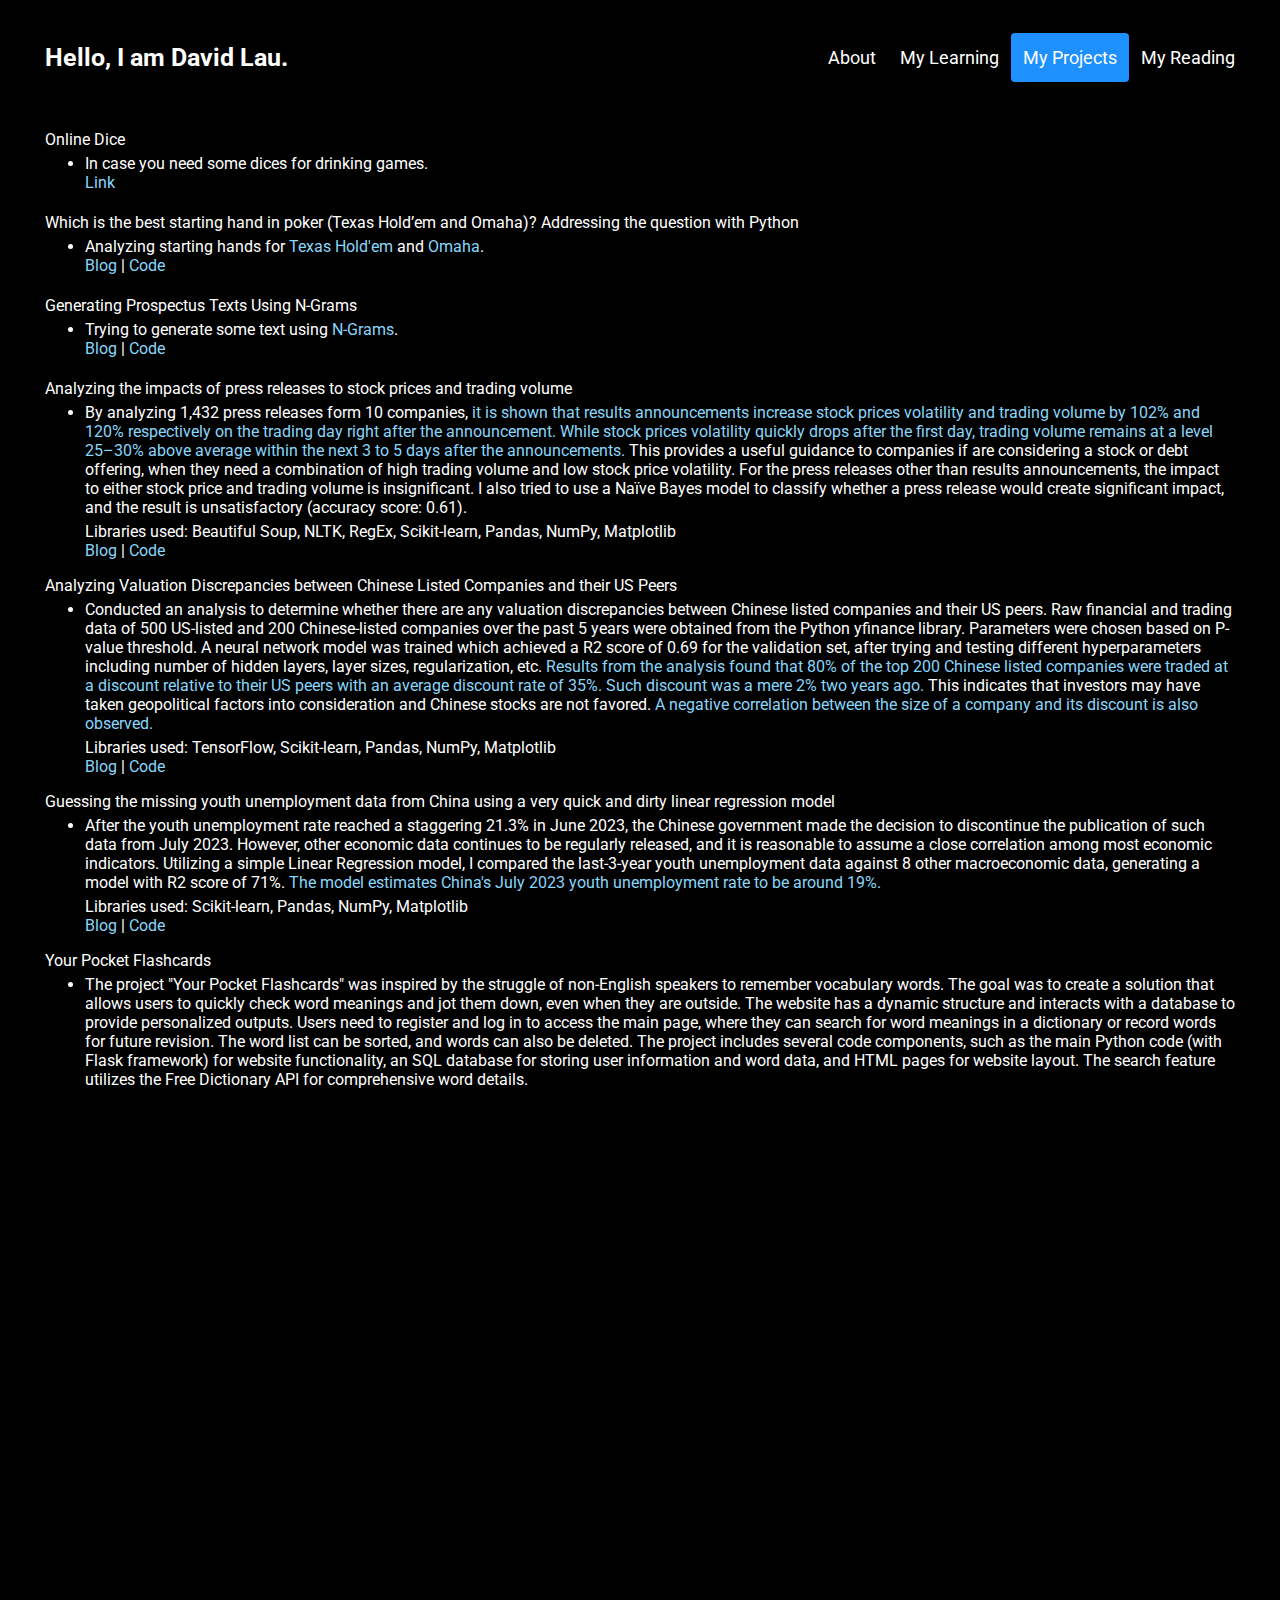
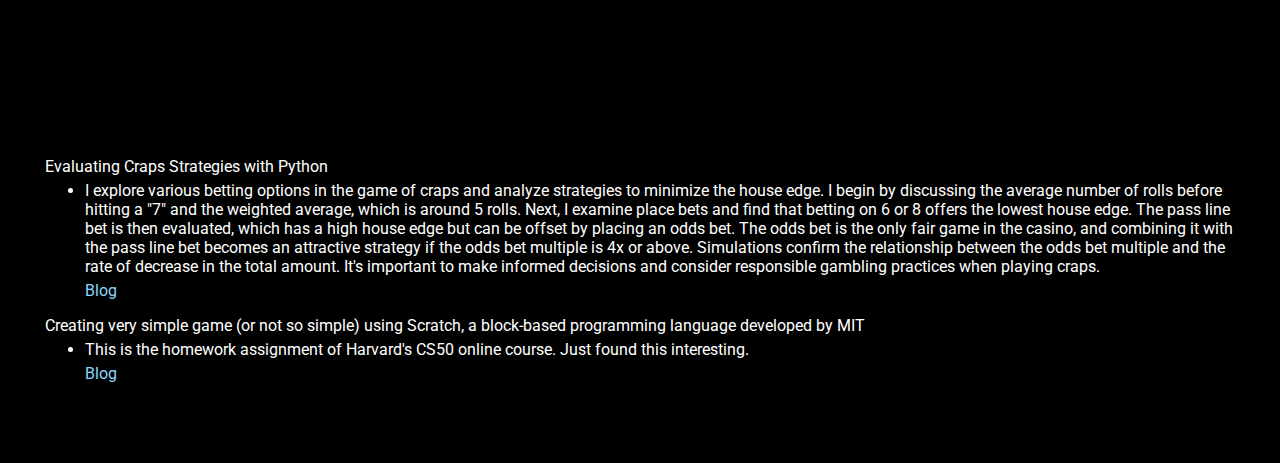
<file: project.html>
<!DOCTYPE html>

<html lang="en">
    <head>
        <link href="https://cdn.jsdelivr.net/npm/bootstrap@5.2.3/dist/css/bootstrap.min.css" rel="stylesheet" integrity="sha384-rbsA2VBKQhggwzxH7pPCaAqO46MgnOM80zW1RWuH61DGLwZJEdK2Kadq2F9CUG65" crossorigin="anonymous">
        <script src="https://cdn.jsdelivr.net/npm/bootstrap@5.2.3/dist/js/bootstrap.bundle.min.js" integrity="sha384-kenU1KFdBIe4zVF0s0G1M5b4hcpxyD9F7jL+jjXkk+Q2h455rYXK/7HAuoJl+0I4" crossorigin="anonymous"></script>
        <link href="styles.css" rel="stylesheet">
        <title>My Webpage</title>
    </head>
    <meta name="viewport" content="width=device-width, initial-scale=1.0">
	<link rel="preconnect" href="https://fonts.googleapis.com">
	<link rel="preconnect" href="https://fonts.gstatic.com" crossorigin>
	<link href="https://fonts.googleapis.com/css2?family=Roboto&display=swap" rel="stylesheet">
    <link rel="stylesheet" href="https://cdnjs.cloudflare.com/ajax/libs/font-awesome/4.7.0/css/font-awesome.min.css">
    <body>
	
		<div class="header">
			<a href="index.html" class="logo">Hello, I am David Lau.</a>
			<div class="header-right">
			  <a href="index.html">About</a>
			  <a href="learning.html">My Learning</a>
			  <a class="active" href="project.html">My Projects</a>
			  <a href="reading.html">My Reading</a>
			</div>
		  </div>

		<div class="container">
					<dl>
						<dt>Online Dice</dt>
						<ul>
							<li>
							In case you need some dices for drinking games. 
							<br>
							<a href="https://dl512.github.io/online-dice/">Link</a>
						</ul>
					</dl>


					<dl>
						<dt>Which is the best starting hand in poker (Texas Hold’em and Omaha)? Addressing the question with Python</dt>
						<ul>
							<li>
							Analyzing starting hands for <span class="highlight">Texas Hold'em</span> and <span class="highlight">Omaha</span>. 
							<br>
							<a href="https://medium.com/@dl512/which-is-the-best-starting-hand-in-poker-texas-holdem-and-omaha-765998afd353">Blog</a>
							|
							<a href="https://github.com/dl512/analyzing-poker-starting-hands/blob/main/poker-hand-ranking.ipynb">Code</a>
						</ul>
					</dl>

					<dl>
						<dt>Generating Prospectus Texts Using N-Grams</dt>
						<ul>
							<li>
							Trying to generate some text using <span class="highlight">N-Grams</span>. 
							<br>
							<a href="https://medium.com/@dl512/generating-prospectus-texts-using-n-grams-6b1b35f6b238">Blog</a>
							|
							<a href="https://github.com/dl512/prospectus_text_generation">Code</a>
						</ul>
					</dl>


					<dl>
						<dt>Analyzing the impacts of press releases to stock prices and trading volume</dt>
						<ul>
							<li>
							By analyzing 1,432 press releases form 10 companies, <span class="highlight"> it is shown that results announcements increase stock prices volatility and trading volume by 102% and 120% respectively on the trading day right after the announcement. While stock prices volatility quickly drops after the first day, trading volume remains at a level 25–30% above average within the next 3 to 5 days after the announcements. </span> This provides a useful guidance to companies if are considering a stock or debt offering, when they need a combination of high trading volume and low stock price volatility. For the press releases other than results announcements, the impact to either stock price and trading volume is insignificant. I also tried to use a Naïve Bayes model to classify whether a press release would create significant impact, and the result is unsatisfactory (accuracy score: 0.61).</li>
							Libraries used: Beautiful Soup, NLTK, RegEx, Scikit-learn, Pandas, NumPy, Matplotlib
							<br>
							<a href="https://medium.com/@dl512/analyzing-the-impacts-of-press-releases-to-stock-prices-and-trading-volume-102d906c5957">Blog</a>
							|
							<a href="https://github.com/dl512/analyzing_press_releases/tree/main">Code</a>
						</ul>
					</dl>
	
					<dl>
						<dt>Analyzing Valuation Discrepancies between Chinese Listed Companies and their US Peers</dt>
						<ul>
							<li>Conducted an analysis to determine whether there are any valuation discrepancies between Chinese listed companies and their US peers. Raw financial and trading data of 500 US-listed and 200 Chinese-listed companies over the past 5 years were obtained from the Python yfinance library. Parameters were chosen based on P-value threshold. A neural network model was trained which achieved a R2 score of 0.69 for the validation set, after trying and testing different hyperparameters including number of hidden layers, layer sizes, regularization, etc. <span class="highlight"> Results from the analysis found that 80% of the top 200 Chinese listed companies were traded at a discount relative to their US peers with an average discount rate of 35%. Such discount was a mere 2% two years ago. </span> This indicates that investors may have taken geopolitical factors into consideration and Chinese stocks are not favored. <span class="highlight"> A negative correlation between the size of a company and its discount is also observed. </span></li>
							Libraries used: TensorFlow, Scikit-learn, Pandas, NumPy, Matplotlib
							<br>							
							<a href="https://medium.com/@dl512/analyzing-valuation-discrepancies-are-chinese-listed-companies-trading-at-a-discount-to-their-us-b67b8f5b7fd7">Blog</a>
							|
							<a href="https://github.com/dl512/analyze_china_discount">Code</a>
						</ul>
					</dl>
	
					<dl>
						<dt>Guessing the missing youth unemployment data from China using a very quick and dirty linear regression model</dt>
						<ul>
							<li>After the youth unemployment rate reached a staggering 21.3% in June 2023, the Chinese government made the decision to discontinue the publication of such data from July 2023. However, other economic data continues to be regularly released, and it is reasonable to assume a close correlation among most economic indicators. Utilizing a simple Linear Regression model, I compared the last-3-year youth unemployment data against 8 other macroeconomic data, generating a model with R2 score of 71%. <span class="highlight"> The model estimates China's July 2023 youth unemployment rate to be around 19%. </span></li>
							Libraries used: Scikit-learn, Pandas, NumPy, Matplotlib
							<br>							
							<a href="https://medium.com/@dl512/guessing-the-missing-youth-unemployment-data-from-china-using-a-very-quick-and-dirty-linear-3fb66840e318">Blog</a>
							|
							<a href="https://github.com/dl512/china_missting_youth_UE_number">Code</a>
						</ul>
					</dl>

					<dl>
						<dt>Your Pocket Flashcards</dt>
						<ul>
							<li>The project "Your Pocket Flashcards" was inspired by the struggle of non-English speakers to remember vocabulary words. The goal was to create a solution that allows users to quickly check word meanings and jot them down, even when they are outside. The website has a dynamic structure and interacts with a database to provide personalized outputs. Users need to register and log in to access the main page, where they can search for word meanings in a dictionary or record words for future revision. The word list can be sorted, and words can also be deleted. The project includes several code components, such as the main Python code (with Flask framework) for website functionality, an SQL database for storing user information and word data, and HTML pages for website layout. The search feature utilizes the Free Dictionary API for comprehensive word details.</li>
							
							<div class="iframe-container">
								<iframe width="950" height="491" src="https://www.youtube.com/embed/eVgRtBPoL0k" title="[2023] CS50 Final Project: Your Pocket Flashcards" frameborder="0" allow="accelerometer; autoplay; clipboard-write; encrypted-media; gyroscope; picture-in-picture; web-share" allowfullscreen></iframe>
							</div>
						</ul>
					</dl>

					<dl>
						<dt>Evaluating Craps Strategies with Python</dt>
						<ul>
					<li>I explore various betting options in the game of craps and analyze strategies to minimize the house edge. I begin by discussing the average number of rolls before hitting a "7" and the weighted average, which is around 5 rolls. Next, I examine place bets and find that betting on 6 or 8 offers the lowest house edge. The pass line bet is then evaluated, which has a high house edge but can be offset by placing an odds bet. The odds bet is the only fair game in the casino, and combining it with the pass line bet becomes an attractive strategy if the odds bet multiple is 4x or above. Simulations confirm the relationship between the odds bet multiple and the rate of decrease in the total amount. It's important to make informed decisions and consider responsible gambling practices when playing craps. </li>
							<a href="https://medium.com/@dl512/evaluating-craps-strategies-with-python-bea85ab42528">Blog</a>
						</ul>
					</dl>

					<dl>
						<dt>Creating very simple game (or not so simple) using Scratch, a block-based programming language developed by MIT</dt>
						<ul>
					<li>This is the homework assignment of Harvard's CS50 online course. Just found this interesting.</li>
							<a href="https://medium.com/@dl512/creating-very-simple-game-or-not-so-simple-using-scratch-a-block-based-programming-language-b5c3d3fb79ec">Blog</a>
						</ul>
					</dl>

					<br>

		</div>

    </body>
</html>
</file>
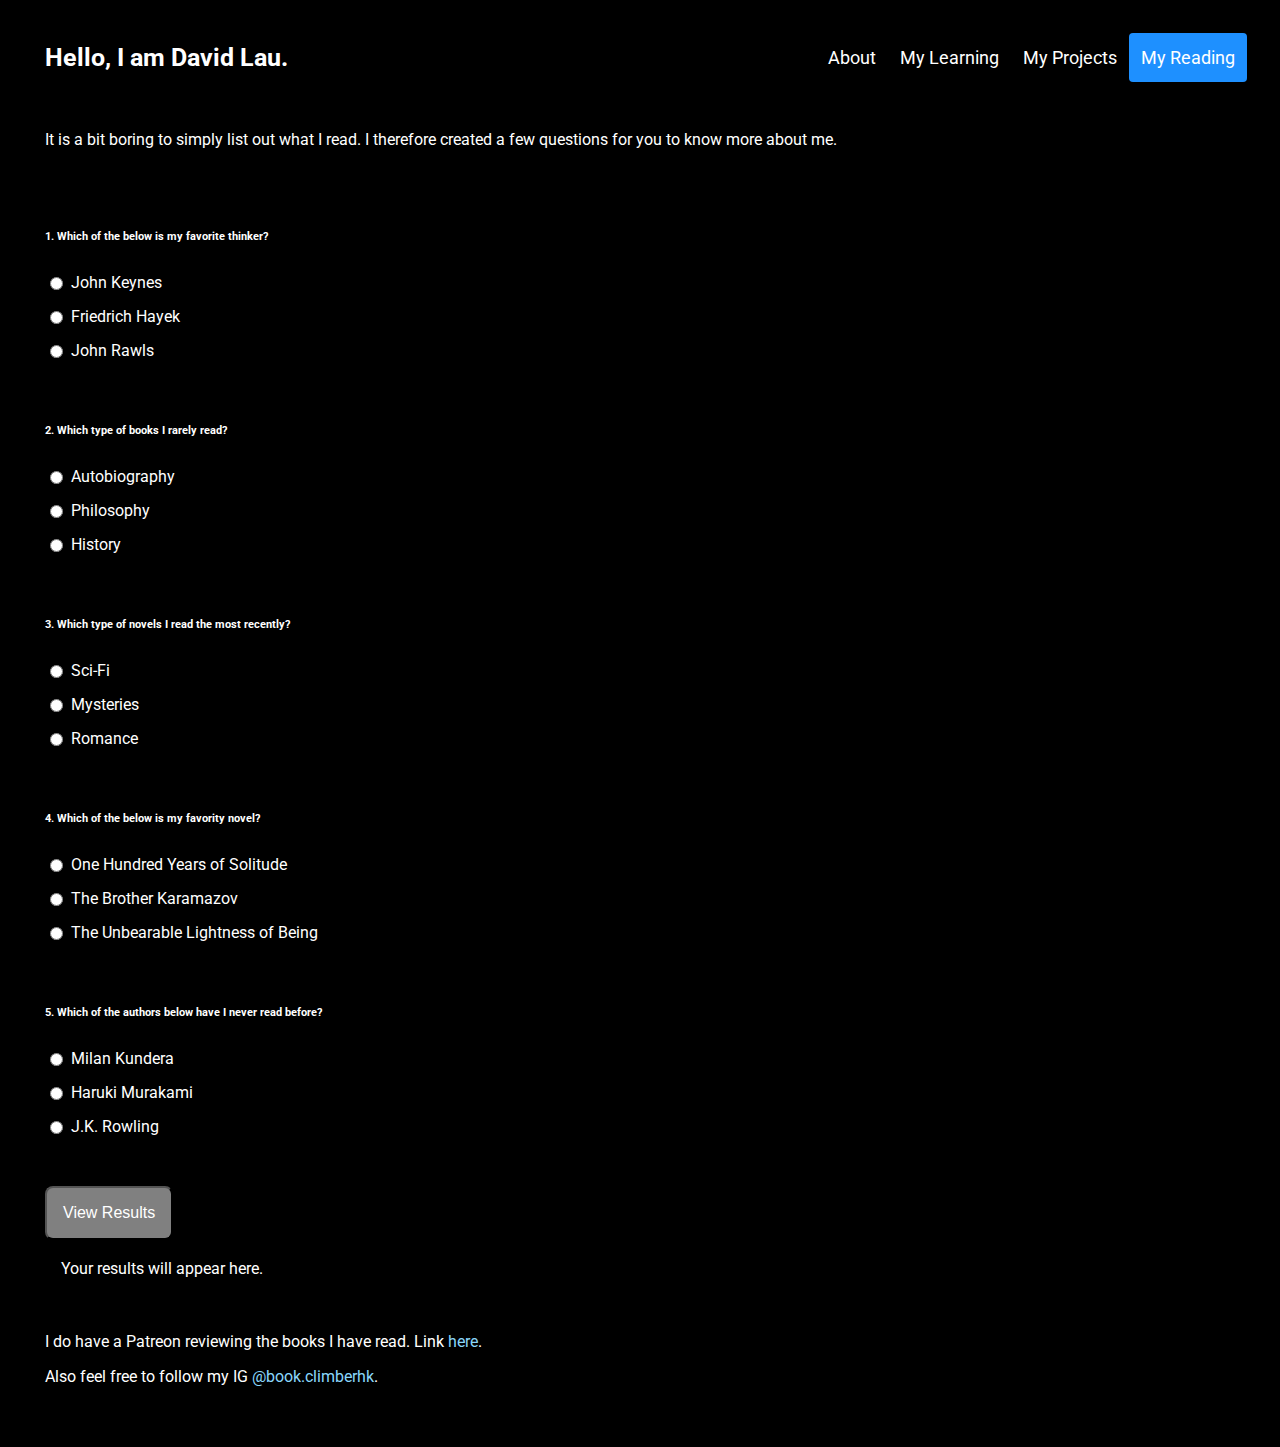
<file: reading.html>
<!DOCTYPE html>

<html lang="en">
    <head>
        <link href="https://cdn.jsdelivr.net/npm/bootstrap@5.2.3/dist/css/bootstrap.min.css" rel="stylesheet" integrity="sha384-rbsA2VBKQhggwzxH7pPCaAqO46MgnOM80zW1RWuH61DGLwZJEdK2Kadq2F9CUG65" crossorigin="anonymous">
        <script src="https://cdn.jsdelivr.net/npm/bootstrap@5.2.3/dist/js/bootstrap.bundle.min.js" integrity="sha384-kenU1KFdBIe4zVF0s0G1M5b4hcpxyD9F7jL+jjXkk+Q2h455rYXK/7HAuoJl+0I4" crossorigin="anonymous"></script>
        <link href="styles.css" rel="stylesheet">
        <title>My Webpage</title>
    </head>
    <meta name="viewport" content="width=device-width, initial-scale=1.0">
	<link rel="preconnect" href="https://fonts.googleapis.com">
	<link rel="preconnect" href="https://fonts.gstatic.com" crossorigin>
	<link href="https://fonts.googleapis.com/css2?family=Roboto&display=swap" rel="stylesheet">
    <link rel="stylesheet" href="https://cdnjs.cloudflare.com/ajax/libs/font-awesome/4.7.0/css/font-awesome.min.css">
		
        <title>My Webpage</title>

        <script>
			
			var answers = ["B", "A", "A", "C", "B"],
				tot = answers.length;
			function getCheckedValue(radioName) {
				var radios = document.getElementsByName(radioName);
				for (var y = 0; y < radios.length; y++)
					if (radios[y].checked) return radios[y].value;
			}
			function getScore() {
				var score = 0;
				for (var i = 0; i < tot; i++)
					if (getCheckedValue("question" + i) === answers[i]) score += 1;
				return score;
			}
			function getComment(){
				if (getScore() === 5) comment = "You are my soulmate!";	
				if (getScore() === 4) comment = "You know me pretty well!";	
				if (getScore() === 3) comment = "You know me pretty well!";	
				if (getScore() === 2) comment = "We gotta talk more!";	
				if (getScore() <= 1) comment = "Are we from different planet?";	
				return comment;
			}
			function returnScore() {
				document.getElementById("myresults").innerHTML =
					"Your score is " + getScore() + "/" + tot + ". " + getComment();
				
			}

        </script>

    </head>
    <body>

		<div class="header">
			<a href="index.html" class="logo">Hello, I am David Lau.</a>
			<div class="header-right">
			  <a href="index.html">About</a>
			  <a href="learning.html">My Learning</a>
			  <a href="project.html">My Projects</a>
			  <a class="active" href="reading.html">My Reading</a>
			</div>
		  </div>

		<div class="container">
					<p>It is a bit boring to simply list out what I read. I therefore created a few questions for you to know more about me.</p>

					<br>
					
					<ul class="quiz">
						<li>
							<h6>1. Which of the below is my favorite thinker?</h6>
							<ul class="choices">
								<li>
									<label>
										<input type="radio" name="question0" value="A" /><span>John Keynes</span>
									</label>
								</li>
								<li>
									<label>
										<input type="radio" name="question0" value="B" /><span>Friedrich Hayek</span>
									</label>
								</li>
								<li>
									<label>
										<input type="radio" name="question0" value="C" /><span>John Rawls</span>
									</label>
								</li>
							</ul>
						</li>
						<br>
						<li>
							<h6>2. Which type of books I rarely read?</h6>
							<ul class="choices">
								<li>
									<label
										><input type="radio" name="question1" value="A" /><span>Autobiography</span>
									</label>
								</li>
								<li>
									<label>
										<input type="radio" name="question1" value="B" /><span>Philosophy</span>
									</label>
								</li>
								<li>
									<label>
										<input type="radio" name="question1" value="C" /><span>History</span>
									</label>
								</li>
							</ul>
						</li>
						<br>
						<li>
							<h6>3. Which type of novels I read the most recently?</h6>
							<ul class="choices">
								<li>
									<label
										><input type="radio" name="question2" value="A" /><span>Sci-Fi</span>
									</label>
								</li>
								<li>
									<label
										><input type="radio" name="question2" value="B" /><span>Mysteries</span>
									</label>
								</li>
								<li>
									<label
										><input type="radio" name="question2" value="C" /><span>Romance</span>
									</label>
								</li>
							</ul>
						</li>
						<br>
						<li>
							<h6>4. Which of the below is my favority novel?</h6>
							<ul class="choices">
								<li>
									<label
										><input type="radio" name="question3" value="A" /><span>One Hundred Years of Solitude</span>
									</label>
								</li>
								<li>
									<label
										><input type="radio" name="question3" value="B" /><span>The Brother Karamazov</span>
									</label>
								</li>
								<li>
									<label
										><input type="radio" name="question3" value="C" /><span>The Unbearable Lightness of Being</span>
									</label>
								</li>
							</ul>
						</li>
						<br>
						<li>
							<h6>5. Which of the authors below have I never read before?</h6>
							<ul class="choices">
								<li>
									<label
										><input type="radio" name="question4" value="A" /><span>Milan Kundera</span>
									</label>
								</li>
								<li>
									<label
										><input type="radio" name="question4" value="B" /><span>Haruki Murakami</span>
									</label>
								</li>
								<li>
									<label
										><input type="radio" name="question4" value="C" /><span>J.K. Rowling</span>
									</label>
								</li>
							</ul>
						</li>
					</ul>
					<br>
					<button class="view-results" onclick="returnScore()">View Results</button>
					
					<br>
					<br>
					
					<span id="myresults" class="my-results">Your results will appear here.</span> 
					
					<br>
					<br>
					<br>

					<p>I do have a Patreon reviewing the books I have read. Link <a href="https://www.patreon.com/mybookshelf512">here</a>.</p>
					<p>Also feel free to follow my IG <a href="https://www.instagram.com/book.climberhk/">@book.climberhk</a>.</p>

		</div>

    </body>
</html>
</file>
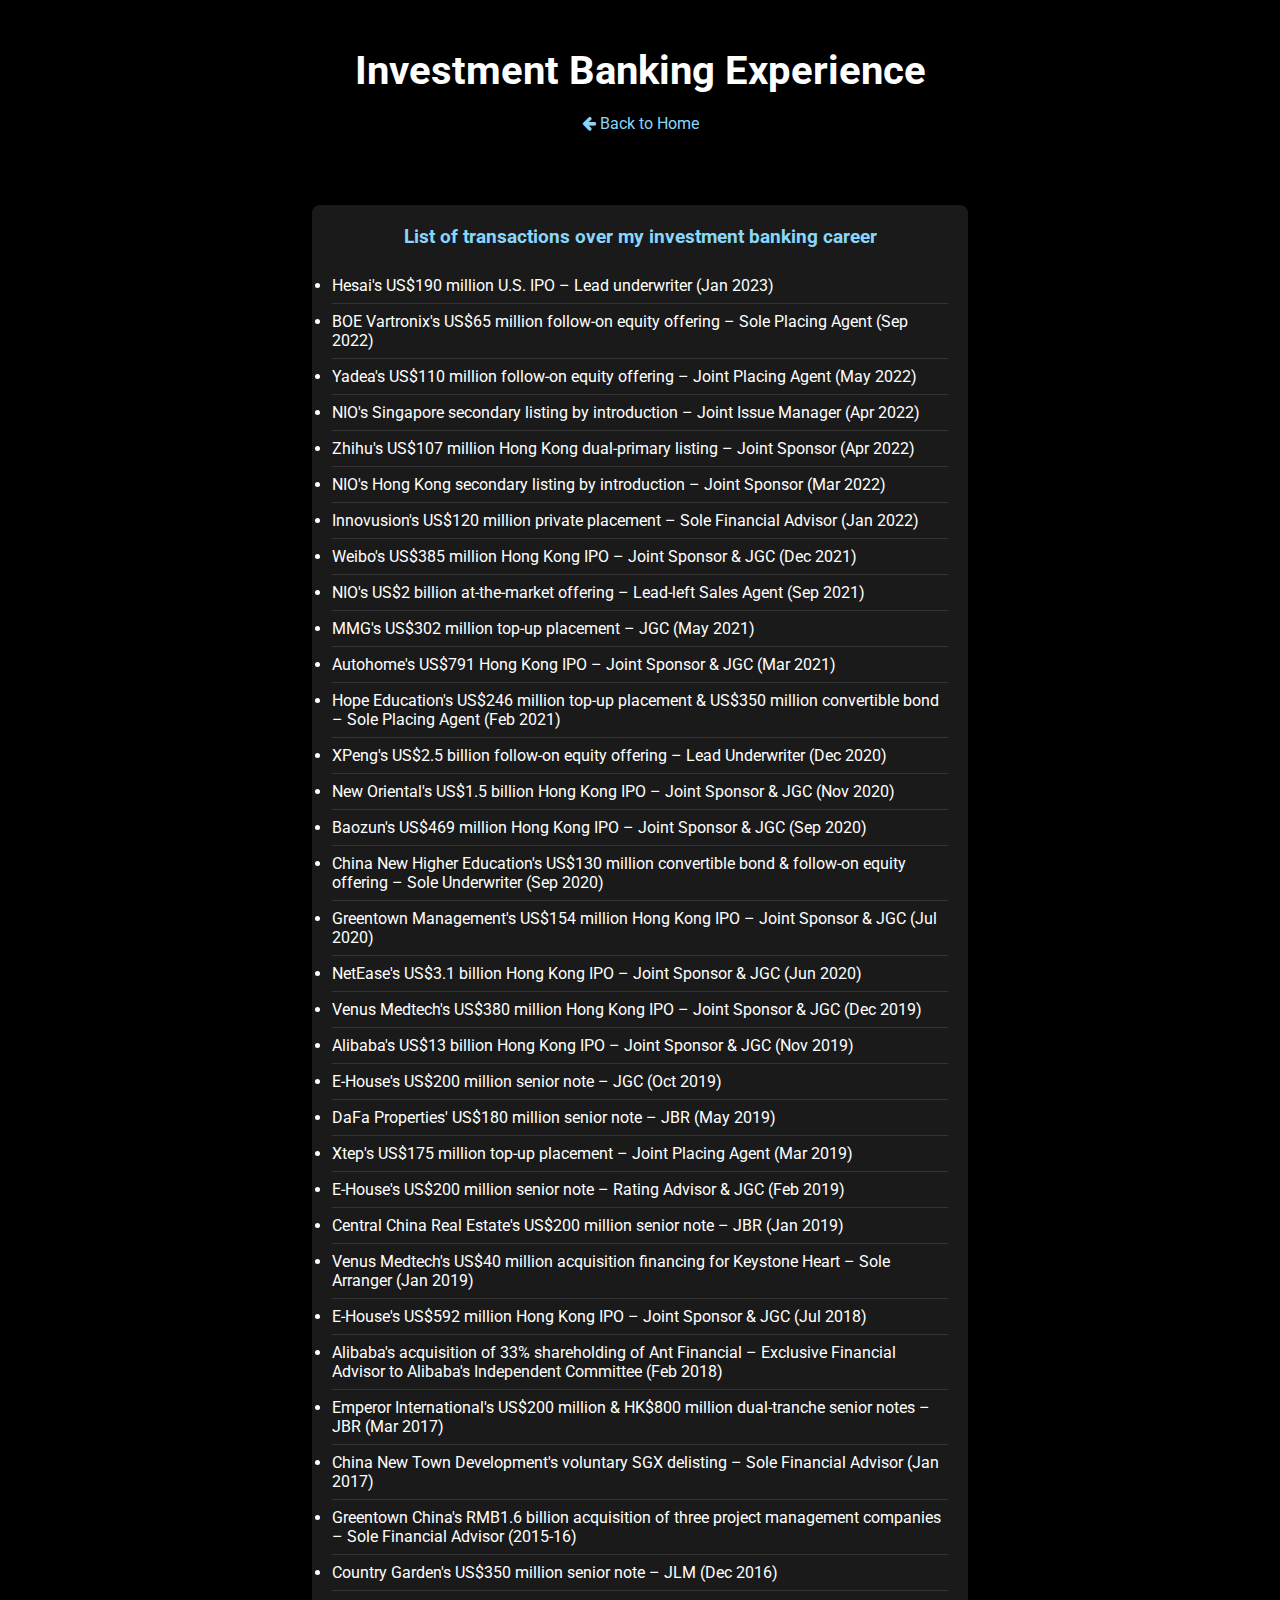
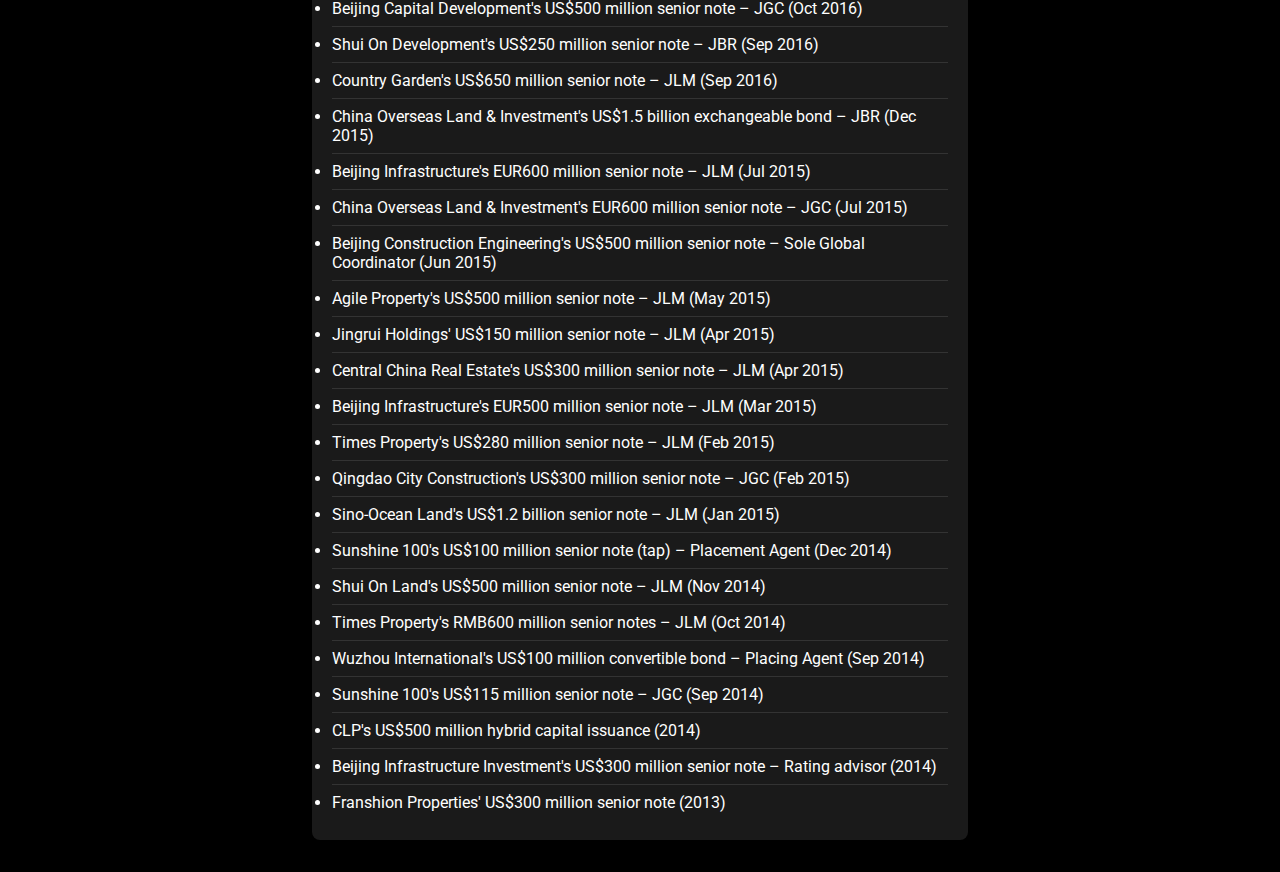
<file: Public/deal.html>
<!DOCTYPE html>
<html lang="en">
    <head>
        <link href="https://cdn.jsdelivr.net/npm/bootstrap@5.2.3/dist/css/bootstrap.min.css" rel="stylesheet" integrity="sha384-rbsA2VBKQhggwzxH7pPCaAqO46MgnOM80zW1RWuH61DGLwZJEdK2Kadq2F9CUG65" crossorigin="anonymous">
        <script src="https://cdn.jsdelivr.net/npm/bootstrap@5.2.3/dist/js/bootstrap.bundle.min.js" integrity="sha384-kenU1KFdBIe4zVF0s0G1M5b4hcpxyD9F7jL+jjXkk+Q2h455rYXK/7HAuoJl+0I4" crossorigin="anonymous"></script>
        <link href="styles.css" rel="stylesheet">
        <title>Investment Banking Experience | David Lau</title>
        <meta name="viewport" content="width=device-width, initial-scale=1.0">
        <link rel="preconnect" href="https://fonts.googleapis.com">
        <link rel="preconnect" href="https://fonts.gstatic.com" crossorigin>
        <link href="https://fonts.googleapis.com/css2?family=Roboto:wght@400;500;700&display=swap" rel="stylesheet">
        <link rel="stylesheet" href="https://cdnjs.cloudflare.com/ajax/libs/font-awesome/4.7.0/css/font-awesome.min.css">
    </head>
    <body>
        <div class="linktree-container">
            <div class="profile-section">
                <h1>Investment Banking Experience</h1>
                <a href="index.html" class="back-link"><i class="fa fa-arrow-left"></i> Back to Home</a>
            </div>

            <div class="container">    
                <div class="content-section">
                    <h5>List of transactions over my investment banking career</h5>
                    <dl>
                        <li>Hesai's US$190 million U.S. IPO – Lead underwriter (Jan 2023)</li>
                        <li>BOE Vartronix's US$65 million follow-on equity offering – Sole Placing Agent (Sep 2022)</li>
                        <li>Yadea's US$110 million follow-on equity offering – Joint Placing Agent (May 2022)</li>
                        <li>NIO's Singapore secondary listing by introduction – Joint Issue Manager (Apr 2022)</li>
                        <li>Zhihu's US$107 million Hong Kong dual-primary listing – Joint Sponsor (Apr 2022)</li>
                        <li>NIO's Hong Kong secondary listing by introduction – Joint Sponsor (Mar 2022)</li>
                        <li>Innovusion's US$120 million private placement – Sole Financial Advisor (Jan 2022)</li>
                        <li>Weibo's US$385 million Hong Kong IPO – Joint Sponsor & JGC (Dec 2021)</li>
                        <li>NIO's US$2 billion at-the-market offering – Lead-left Sales Agent (Sep 2021)</li>
                        <li>MMG's US$302 million top-up placement – JGC (May 2021)</li>
                        <li>Autohome's US$791 Hong Kong IPO – Joint Sponsor & JGC (Mar 2021)</li>
                        <li>Hope Education's US$246 million top-up placement & US$350 million convertible bond – Sole Placing Agent (Feb 2021)</li>
                        <li>XPeng's US$2.5 billion follow-on equity offering – Lead Underwriter (Dec 2020)</li>
                        <li>New Oriental's US$1.5 billion Hong Kong IPO – Joint Sponsor & JGC (Nov 2020)</li>
                        <li>Baozun's US$469 million Hong Kong IPO – Joint Sponsor & JGC (Sep 2020)</li>
                        <li>China New Higher Education's US$130 million convertible bond & follow-on equity offering – Sole Underwriter (Sep 2020)</li>
                        <li>Greentown Management's US$154 million Hong Kong IPO – Joint Sponsor & JGC (Jul 2020)</li>
                        <li>NetEase's US$3.1 billion Hong Kong IPO – Joint Sponsor & JGC (Jun 2020)</li>
                        <li>Venus Medtech's US$380 million Hong Kong IPO – Joint Sponsor & JGC (Dec 2019)</li>
                        <li>Alibaba's US$13 billion Hong Kong IPO – Joint Sponsor & JGC (Nov 2019)</li>
                        <li>E-House's US$200 million senior note – JGC (Oct 2019)</li>
                        <li>DaFa Properties' US$180 million senior note – JBR (May 2019)</li>
                        <li>Xtep's US$175 million top-up placement – Joint Placing Agent (Mar 2019)</li>
                        <li>E-House's US$200 million senior note – Rating Advisor & JGC (Feb 2019)</li>
                        <li>Central China Real Estate's US$200 million senior note – JBR (Jan 2019)</li>
                        <li>Venus Medtech's US$40 million acquisition financing for Keystone Heart – Sole Arranger (Jan 2019)</li>
                        <li>E-House's US$592 million Hong Kong IPO – Joint Sponsor & JGC (Jul 2018)</li>
                        <li>Alibaba's acquisition of 33% shareholding of Ant Financial – Exclusive Financial Advisor to Alibaba's Independent Committee (Feb 2018)</li>
                        <li>Emperor International's US$200 million & HK$800 million dual-tranche senior notes – JBR (Mar 2017)</li>
                        <li>China New Town Development's voluntary SGX delisting – Sole Financial Advisor (Jan 2017)</li>
                        <li>Greentown China's RMB1.6 billion acquisition of three project management companies – Sole Financial Advisor (2015-16)</li>
                        <li>Country Garden's US$350 million senior note – JLM (Dec 2016)</li>
                        <li>Beijing Capital Development's US$500 million senior note – JGC (Oct 2016)</li>
                        <li>Shui On Development's US$250 million senior note – JBR (Sep 2016)</li>
                        <li>Country Garden's US$650 million senior note – JLM (Sep 2016)</li>
                        <li>China Overseas Land & Investment's US$1.5 billion exchangeable bond – JBR (Dec 2015)</li>
                        <li>Beijing Infrastructure's EUR600 million senior note – JLM (Jul 2015)</li>
                        <li>China Overseas Land & Investment's EUR600 million senior note – JGC (Jul 2015)</li>
                        <li>Beijing Construction Engineering's US$500 million senior note – Sole Global Coordinator (Jun 2015)</li>
                        <li>Agile Property's US$500 million senior note – JLM (May 2015)</li>
                        <li>Jingrui Holdings' US$150 million senior note – JLM (Apr 2015)</li>
                        <li>Central China Real Estate's US$300 million senior note – JLM (Apr 2015)</li>
                        <li>Beijing Infrastructure's EUR500 million senior note – JLM (Mar 2015)</li>
                        <li>Times Property's US$280 million senior note – JLM (Feb 2015)</li>
                        <li>Qingdao City Construction's US$300 million senior note – JGC (Feb 2015)</li>
                        <li>Sino-Ocean Land's US$1.2 billion senior note – JLM (Jan 2015)</li>
                        <li>Sunshine 100's US$100 million senior note (tap) – Placement Agent (Dec 2014)</li>
                        <li>Shui On Land's US$500 million senior note – JLM (Nov 2014)</li>
                        <li>Times Property's RMB600 million senior notes – JLM (Oct 2014)</li>
                        <li>Wuzhou International's US$100 million convertible bond – Placing Agent (Sep 2014)</li>
                        <li>Sunshine 100's US$115 million senior note – JGC (Sep 2014)</li>
                        <li>CLP's US$500 million hybrid capital issuance (2014)</li>
                        <li>Beijing Infrastructure Investment's US$300 million senior note – Rating advisor (2014)</li>
                        <li>Franshion Properties' US$300 million senior note (2013)</li>
                    </dl>
                </div>
            </div>
        </div>
    </body>
</html>
</file>
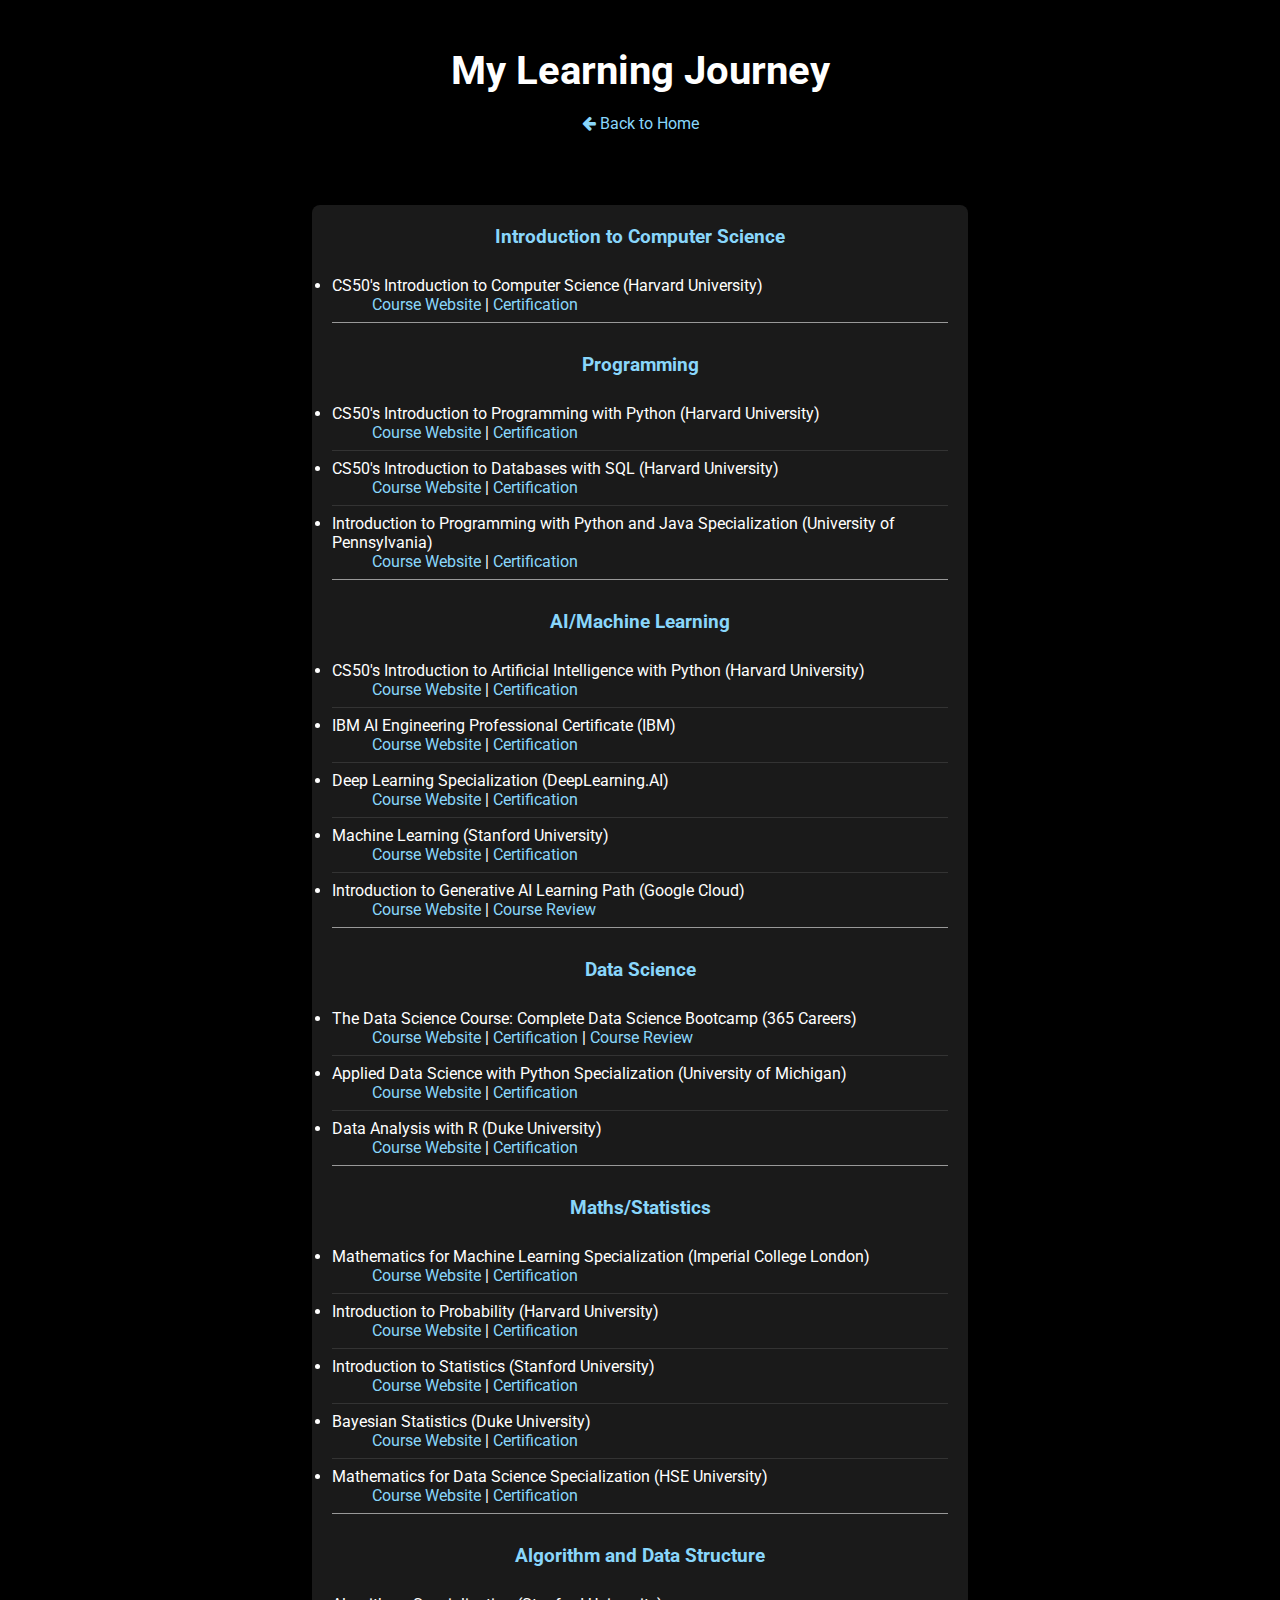
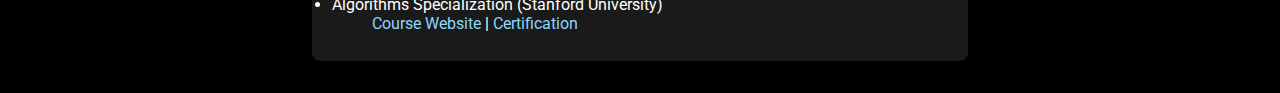
<file: Public/learning.html>
<!DOCTYPE html>
<html lang="en">
    <head>
        <link href="https://cdn.jsdelivr.net/npm/bootstrap@5.2.3/dist/css/bootstrap.min.css" rel="stylesheet" integrity="sha384-rbsA2VBKQhggwzxH7pPCaAqO46MgnOM80zW1RWuH61DGLwZJEdK2Kadq2F9CUG65" crossorigin="anonymous">
        <script src="https://cdn.jsdelivr.net/npm/bootstrap@5.2.3/dist/js/bootstrap.bundle.min.js" integrity="sha384-kenU1KFdBIe4zVF0s0G1M5b4hcpxyD9F7jL+jjXkk+Q2h455rYXK/7HAuoJl+0I4" crossorigin="anonymous"></script>
        <link href="styles.css" rel="stylesheet">
        <title>My Learning Journey | David Lau</title>
        <meta name="viewport" content="width=device-width, initial-scale=1.0">
        <link rel="preconnect" href="https://fonts.googleapis.com">
        <link rel="preconnect" href="https://fonts.gstatic.com" crossorigin>
        <link href="https://fonts.googleapis.com/css2?family=Roboto:wght@400;500;700&display=swap" rel="stylesheet">
        <link rel="stylesheet" href="https://cdnjs.cloudflare.com/ajax/libs/font-awesome/4.7.0/css/font-awesome.min.css">
    </head>
    <body>
        <div class="linktree-container">
            <div class="profile-section">
                <h1>My Learning Journey</h1>
                <a href="index.html" class="back-link"><i class="fa fa-arrow-left"></i> Back to Home</a>
            </div>

            <div class="container">
                <div class="content-section">
                    <h5>Introduction to Computer Science</h5>
                    <dl>
                        <li>CS50's Introduction to Computer Science (Harvard University)
                            <ul>
                                <a href="https://www.edx.org/learn/computer-science/harvard-university-cs50-s-introduction-to-computer-science" target="_blank" rel="noopener noreferrer">Course Website</a>
                                |
                                <a href="https://cs50.harvard.edu/certificates/17a6fffb-019a-42a5-ad56-badc060503dc" target="_blank" rel="noopener noreferrer">Certification</a>
                            </ul>
                        </li>
                    </dl>

                    <h5>Programming</h5>
                    <dl>
                        <li>CS50's Introduction to Programming with Python (Harvard University)
                            <ul>
                                <a href="https://learning.edx.org/course/course-v1:HarvardX+CS50P+Python/home" target="_blank" rel="noopener noreferrer">Course Website</a>
                                |
                                <a href="https://cs50.harvard.edu/certificates/7c3c0501-3b16-4219-af7d-52626aed566e" target="_blank" rel="noopener noreferrer">Certification</a>
                            </ul>
                        </li>
                        <li>CS50's Introduction to Databases with SQL (Harvard University)
                            <ul>
                                <a href="https://learning.edx.org/course/course-v1:HarvardX+CS50SQL+SQL/home" target="_blank" rel="noopener noreferrer">Course Website</a>
                                |
                                <a href="https://cs50.harvard.edu/certificates/07fbf517-052a-4c7e-bf81-138ac3b263a9" target="_blank" rel="noopener noreferrer">Certification</a>
                            </ul>
                        </li>
                        <li>Introduction to Programming with Python and Java Specialization (University of Pennsylvania)
                            <ul>
                                <a href="https://www.coursera.org/specializations/programming-python-java" target="_blank" rel="noopener noreferrer">Course Website</a>
                                |
                                <a href="https://coursera.org/share/94911d9e38660b0be49d48a0e4d021a8" target="_blank" rel="noopener noreferrer">Certification</a>
                            </ul>
                        </li>
                    </dl>

                    <h5>AI/Machine Learning</h5>
                    <dl>
                        <li>CS50's Introduction to Artificial Intelligence with Python (Harvard University)
                            <ul>
                                <a href="https://www.edx.org/learn/artificial-intelligence/harvard-university-cs50-s-introduction-to-artificial-intelligence-with-python" target="_blank" rel="noopener noreferrer">Course Website</a>
                                |
                                <a href="https://certificates.cs50.io/709be07a-1309-4bd1-9e76-e30c6ac7bc02.pdf?size=letter" target="_blank" rel="noopener noreferrer">Certification</a>
                            </ul>
                        </li>
                        <li>IBM AI Engineering Professional Certificate (IBM)
                            <ul>
                                <a href="https://www.coursera.org/professional-certificates/ai-engineer" target="_blank" rel="noopener noreferrer">Course Website</a>
                                |
                                <a href="https://coursera.org/share/f0c8124625495a812465bc7393917815" target="_blank" rel="noopener noreferrer">Certification</a>
                            </ul>
                        </li>
                        <li>Deep Learning Specialization (DeepLearning.AI)
                            <ul>
                                <a href="https://www.coursera.org/specializations/deep-learning" target="_blank" rel="noopener noreferrer">Course Website</a>
                                |
                                <a href="https://coursera.org/share/9198bf9e5641668612752b5cd17be8a2" target="_blank" rel="noopener noreferrer">Certification</a>
                            </ul>
                        </li>
                        <li>Machine Learning (Stanford University)
                            <ul>
                                <a href="https://www.coursera.org/learn/machine-learning-course/home/welcome" target="_blank" rel="noopener noreferrer">Course Website</a>
                                |
                                <a href="https://coursera.org/share/f808e6c64a73ea801fec7f7db5155fa9" target="_blank" rel="noopener noreferrer">Certification</a>
                            </ul>
                        </li>
                        <li>Introduction to Generative AI Learning Path (Google Cloud)
                            <ul>
                                <a href="https://www.cloudskillsboost.google/journeys/118" target="_blank" rel="noopener noreferrer">Course Website</a>
                                |
                                <a href="https://medium.com/@dl512/a-nice-short-course-about-gen-ai-by-google-it-is-supposedly-a-beginner-course-but-it-escalates-aa364afd6706" target="_blank" rel="noopener noreferrer">Course Review</a>
                            </ul>
                        </li>
                    </dl>

                    <h5>Data Science</h5>
                    <dl>
                        <li>The Data Science Course: Complete Data Science Bootcamp (365 Careers)
                            <ul>
                                <a href="https://www.udemy.com/course/the-data-science-course-complete-data-science-bootcamp/" target="_blank" rel="noopener noreferrer">Course Website</a>
                                |
                                <a href="https://www.udemy.com/certificate/UC-772678f7-837f-458f-95b1-149368aa6e1c" target="_blank" rel="noopener noreferrer">Certification</a>
                                |
                                <a href="https://medium.com/@dl512/data-science-online-bootcamp-from-udemy-offered-by-365-careers-a-comprehensive-beginners-b5db692c1084" target="_blank" rel="noopener noreferrer">Course Review</a>
                            </ul>
                        </li>
                        <li>Applied Data Science with Python Specialization (University of Michigan)
                            <ul>
                                <a href="https://www.coursera.org/specializations/data-science-python" target="_blank" rel="noopener noreferrer">Course Website</a>
                                |
                                <a href="https://coursera.org/share/edcc61221d40ead3c0327e420d45271e" target="_blank" rel="noopener noreferrer">Certification</a>
                            </ul>
                        </li>
                        <li>Data Analysis with R (Duke University)
                            <ul>
                                <a href="https://www.coursera.org/specializations/statistics" target="_blank" rel="noopener noreferrer">Course Website</a>
                                |
                                <a href="https://coursera.org/share/6344d10014ecec3ec5cb4689327dc5c4" target="_blank" rel="noopener noreferrer">Certification</a>
                            </ul>
                        </li>
                    </dl>

                    <h5>Maths/Statistics</h5>
                    <dl>
                        <li>Mathematics for Machine Learning Specialization (Imperial College London)
                            <ul>
                                <a href="https://www.coursera.org/specializations/mathematics-machine-learning" target="_blank" rel="noopener noreferrer">Course Website</a>
                                |
                                <a href="https://coursera.org/share/c0cb73708943e6156686c66bb9a964cb" target="_blank" rel="noopener noreferrer">Certification</a>
                            </ul>
                        </li>
                        <li>Introduction to Probability (Harvard University)
                            <ul>
                                <a href="https://learning.edx.org/course/course-v1:HarvardX+STAT110x+2T2022/home" target="_blank" rel="noopener noreferrer">Course Website</a>
                                |
                                <a href="https://courses.edx.org/certificates/13cbbf4db3d64d84a036f4952f532f89" target="_blank" rel="noopener noreferrer">Certification</a>
                            </ul>
                        </li>
                        <li>Introduction to Statistics (Stanford University)
                            <ul>
                                <a href="https://www.coursera.org/learn/stanford-statistics/home/info" target="_blank" rel="noopener noreferrer">Course Website</a>
                                |
                                <a href="https://www.coursera.org/account/accomplishments/verify/CMJCWUVRTU5B" target="_blank" rel="noopener noreferrer">Certification</a>
                            </ul>
                        </li>
                        <li>Bayesian Statistics (Duke University)
                            <ul>
                                <a href="https://www.coursera.org/learn/bayesian/home/week/1" target="_blank" rel="noopener noreferrer">Course Website</a>
                                |
                                <a href="https://coursera.org/share/3cf54105fa182c500ad0332d9303bf82" target="_blank" rel="noopener noreferrer">Certification</a>
                            </ul>
                        </li>
                        <li>Mathematics for Data Science Specialization (HSE University)
                            <ul>
                                <a href="https://www.coursera.org/specializations/mathematics-for-data-science" target="_blank" rel="noopener noreferrer">Course Website</a>
                                |
                                <a href="https://coursera.org/share/6c47b5394ae3c82691a693b523ac56f9" target="_blank" rel="noopener noreferrer">Certification</a>
                            </ul>
                        </li>
                    </dl>

                    <h5>Algorithm and Data Structure</h5>
                    <dl>
                        <li>Algorithms Specialization (Stanford University)
                            <ul>
                                <a href="https://www.coursera.org/specializations/algorithms" target="_blank" rel="noopener noreferrer">Course Website</a>
                                |
                                <a href="https://coursera.org/share/18055f6b8dc836eeede52484a4009240" target="_blank" rel="noopener noreferrer">Certification</a>
                            </ul>
                        </li>
                    </dl>
                </div>
            </div>
        </div>
    </body>
</html>
</file>
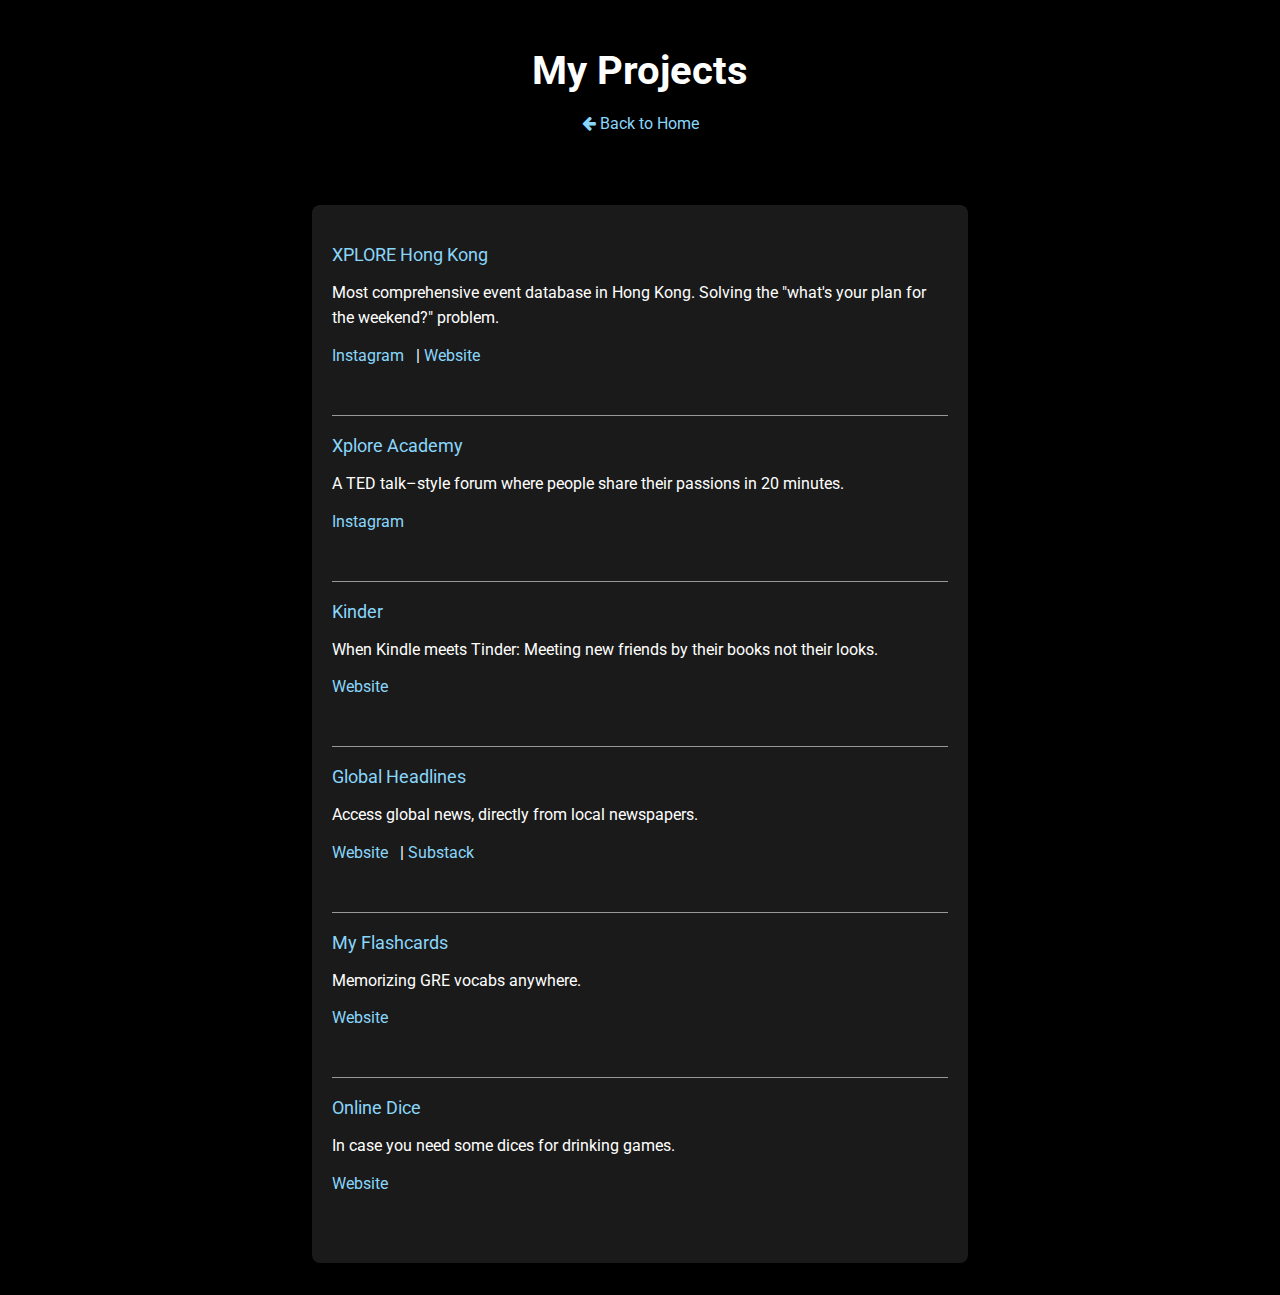
<file: Public/project.html>
<!DOCTYPE html>
<html lang="en">
    <head>
        <link href="https://cdn.jsdelivr.net/npm/bootstrap@5.2.3/dist/css/bootstrap.min.css" rel="stylesheet" integrity="sha384-rbsA2VBKQhggwzxH7pPCaAqO46MgnOM80zW1RWuH61DGLwZJEdK2Kadq2F9CUG65" crossorigin="anonymous">
        <script src="https://cdn.jsdelivr.net/npm/bootstrap@5.2.3/dist/js/bootstrap.bundle.min.js" integrity="sha384-kenU1KFdBIe4zVF0s0G1M5b4hcpxyD9F7jL+jjXkk+Q2h455rYXK/7HAuoJl+0I4" crossorigin="anonymous"></script>
        <link href="styles.css" rel="stylesheet">
        <title>My Projects | David Lau</title>
        <meta name="viewport" content="width=device-width, initial-scale=1.0">
        <link rel="preconnect" href="https://fonts.googleapis.com">
        <link rel="preconnect" href="https://fonts.gstatic.com" crossorigin>
        <link href="https://fonts.googleapis.com/css2?family=Roboto:wght@400;500;700&display=swap" rel="stylesheet">
        <link rel="stylesheet" href="https://cdnjs.cloudflare.com/ajax/libs/font-awesome/4.7.0/css/font-awesome.min.css">
    </head>
    <body>
        <div class="linktree-container">
            <div class="profile-section">
                <h1>My Projects</h1>
                <a href="index.html" class="back-link"><i class="fa fa-arrow-left"></i> Back to Home</a>
            </div>

            <div class="container">
                <div class="content-section">
                    <dl>
                        <dt>XPLORE Hong Kong</dt>
                        <dd>
                            <p>Most comprehensive event database in Hong Kong. Solving the "what's your plan for the weekend?" problem.</p>
                            <a href="http://instagram.com/xplore.hk" target="_blank" rel="noopener noreferrer">Instagram</a>
                            |
                            <a href="https://xplorehk.com/" target="_blank" rel="noopener noreferrer">Website</a>
                        </dd>
                    </dl>

                    <dl>
                        <dt>Xplore Academy</dt>
                        <dd>
                            <p>A TED talk–style forum where people share their passions in 20 minutes.</p>
                            <a href="https://www.instagram.com/xplorehk.academy" target="_blank" rel="noopener noreferrer">Instagram</a>
                        </dd>
                    </dl>

                    <dl>
                        <dt>Kinder</dt>
                        <dd>
                            <p>When Kindle meets Tinder: Meeting new friends by their books not their looks.</p>
                            <a href="https://book-sharing-app.onrender.com/" target="_blank" rel="noopener noreferrer">Website</a>
                        </dd>
                    </dl>

                    <dl>
                        <dt>Global Headlines</dt>
                        <dd>
                            <p>Access global news, directly from local newspapers.</p>
                            <a href="https://dl512.github.io/global-headlines/" target="_blank" rel="noopener noreferrer">Website</a>
                            |
                            <a href="https://substack.com/@headlinesaroundtheglobe" target="_blank" rel="noopener noreferrer">Substack</a>
                        </dd>
                    </dl>

                    <dl>
                        <dt>My Flashcards</dt>
                        <dd>
                            <p>Memorizing GRE vocabs anywhere.</p>
                            <a href="https://dl512.github.io/flashcard/" target="_blank" rel="noopener noreferrer">Website</a>
                        </dd>
                    </dl>

                    <dl>
                        <dt>Online Dice</dt>
                        <dd>
                            <p>In case you need some dices for drinking games.</p>
                            <a href="https://dl512.github.io/online-dice/" target="_blank" rel="noopener noreferrer">Website</a>
                        </dd>
                    </dl>
                </div>
            </div>
        </div>
    </body>
</html>
</file>
<file: styles.css>
body {
    background-color: black ;
    color: white;

    padding-top: 25px;
    padding-right: 25px;
    padding-bottom: 25px;
    padding-left: 25px;

    font-family: "Roboto", sans-serif;

  }

.container {
    padding: 12px;   
    margin: 0px;
}

ul li { padding: 5px 0px; }

.highlight {
	color: #89d6fb
}

div.border {
    border-style: dashed;
    padding: 5px;
}
.quiz,
.choices {
    list-style-type: none;
    padding: 0;
}
.choices li {
    margin-bottom: 5px;
}
.choices label {
    display: flex;
    align-items: center;
}
.choices label,
input[type="radio"] {
    cursor: pointer;
}
input[type="radio"] {
    margin-right: 8px;
}
.view-results {
    padding: 1rem;
    cursor: pointer;
    font-size: inherit;
    color: white;
    background: grey;
    border-radius: 8px;
    margin-right: 5px;
}
.my-results {
    padding: 1rem;
}

a:link {color: #89d6fb; background-color: transparent; text-decoration: none;}
a:visited {color: #89d6fb; background-color: transparent; text-decoration: none;}
a:hover {color: #89d6fb; background-color: transparent; text-decoration: underline;}
a:active {color: #89d6fb; background-color: transparent; text-decoration: underline;}

a.activepage:link {color: white; background-color: transparent; text-decoration: none;}
a.activepage:visited {color: white; background-color: transparent; text-decoration: none;}
a.activepage:hover {color: white; background-color: transparent; text-decoration: underline;}
a.activepage:active {color: white; background-color: transparent; text-decoration: underline;}


.iframe-container{
  position: relative;
  width: 100%;
  padding-bottom: 56.25%; 
  height: 0;
}
.iframe-container iframe{
  position: absolute;
  top:0;
  left: 0;
  width: 100%;
  height: 100%;
}


/* Style the header with a grey background and some padding */
.header {
    overflow: hidden;
    padding-bottom: 20px;
  }
  
  /* Style the header links */
  .header a {
    float: left;
    color: white;
    text-align: center;
    padding: 12px;
    text-decoration: none;
    font-size: 18px;
    line-height: 25px;
    border-radius: 4px;
  }
  
  /* Style the logo link (notice that we set the same value of line-height and font-size to prevent the header to increase when the font gets bigger */
  .header a.logo {
    font-size: 25px;
    font-weight: bold;
  }
  
  /* Change the background color on mouse-over */
  .header a:hover {
    background-color: #ddd;
    color: black;
  }
  
  /* Style the active/current link*/
  .header a.active {
    background-color: dodgerblue;
    color: white;
  }
  
  /* Float the link section to the right */
  .header-right {
    float: right;
  }
  
  /* Add media queries for responsiveness - when the screen is 500px wide or less, stack the links on top of each other */
  @media screen and (max-width: 500px) {
    .header a {
      float: none;
      display: block;
      text-align: left;
    }
    .header-right {
      float: none;
    }
  }
</file>
<file: Public/styles.css>
body {
    background-color: #000000;
    color: white;
    font-family: "Roboto", sans-serif;
    margin: 0;
    padding: 0;
    min-height: 100vh;
    display: flex;
    justify-content: center;
    align-items: center;
}

.linktree-container {
    max-width: 680px;
    width: 100%;
    padding: 20px;
    margin: 0 auto;
}

.profile-section {
    text-align: center;
    margin-bottom: 40px;
}

.profile-section h1 {
    font-size: 2.5rem;
    font-weight: 700;
    margin-bottom: 10px;
}

.section-header {
    color: #89d6fb;
    font-size: 1.1rem;
    font-weight: 600;
    margin-bottom: 8px;
    text-align: left;
    text-transform: uppercase;
    letter-spacing: 0.12em;
}

.links-section {
    display: flex;
    flex-direction: column;
    gap: 32px;
    margin-bottom: 40px;
}

.section-block {
    display: flex;
    flex-direction: column;
    gap: 16px;
}

.link-button {
    background-color: #1a1a1a;
    color: white;
    text-decoration: none;
    padding: 16px 20px;
    border-radius: 8px;
    display: flex;
    align-items: center;
    transition: all 0.3s ease;
    border: 1px solid #333;
}

.link-button:hover {
    background-color: #2a2a2a;
    transform: translateY(-2px);
    border-color: #89d6fb;
    color: #89d6fb;
}

.link-icon {
    margin-right: 12px;
    font-size: 1.2rem;
    width: 24px;
    text-align: center;
}

.footer {
    text-align: center;
    padding: 20px 0;
}

.social-links {
    display: flex;
    justify-content: center;
    gap: 20px;
}

.social-links a {
    color: white;
    font-size: 1.5rem;
    transition: color 0.3s ease;
}

.social-links a:hover {
    color: #89d6fb;
}

@media (max-width: 480px) {
    .linktree-container {
        padding: 16px;
    }
    
    .profile-section h1 {
        font-size: 2rem;
    }
    
    .bio {
        font-size: 1rem;
    }
    
    .link-button {
        padding: 14px 16px;
    }
}

.container {
    padding: 12px;   
    margin: 0px;
}

ul li { padding: 5px 0px; }

.highlight {
	color: #89d6fb
}

div.border {
    border-style: dashed;
    padding: 5px;
}
.quiz,
.choices {
    list-style-type: none;
    padding: 0;
}
.choices li {
    margin-bottom: 5px;
}
.choices label {
    display: flex;
    align-items: center;
}
.choices label,
input[type="radio"] {
    cursor: pointer;
}
input[type="radio"] {
    margin-right: 8px;
}
.view-results {
    padding: 1rem;
    cursor: pointer;
    font-size: inherit;
    color: white;
    background: grey;
    border-radius: 8px;
    margin-right: 5px;
}
.my-results {
    padding: 1rem;
}

a:link {color: #89d6fb; background-color: transparent; text-decoration: none;}
a:visited {color: #89d6fb; background-color: transparent; text-decoration: none;}
a:hover {color: #89d6fb; background-color: transparent; text-decoration: underline;}
a:active {color: #89d6fb; background-color: transparent; text-decoration: underline;}

a.activepage:link {color: white; background-color: transparent; text-decoration: none;}
a.activepage:visited {color: white; background-color: transparent; text-decoration: none;}
a.activepage:hover {color: white; background-color: transparent; text-decoration: underline;}
a.activepage:active {color: white; background-color: transparent; text-decoration: underline;}


.iframe-container{
  position: relative;
  width: 100%;
  padding-bottom: 56.25%; 
  height: 0;
}
.iframe-container iframe{
  position: absolute;
  top:0;
  left: 0;
  width: 100%;
  height: 100%;
}


/* Style the header with a grey background and some padding */
.header {
    overflow: hidden;
    padding-bottom: 20px;
  }
  
  /* Style the header links */
  .header a {
    float: left;
    color: white;
    text-align: center;
    padding: 12px;
    text-decoration: none;
    font-size: 18px;
    line-height: 25px;
    border-radius: 4px;
  }
  
  /* Style the logo link (notice that we set the same value of line-height and font-size to prevent the header to increase when the font gets bigger */
  .header a.logo {
    font-size: 25px;
    font-weight: bold;
  }
  
  /* Change the background color on mouse-over */
  .header a:hover {
    background-color: #ddd;
    color: black;
  }
  
  /* Style the active/current link*/
  .header a.active {
    background-color: dodgerblue;
    color: white;
  }
  
  /* Float the link section to the right */
  .header-right {
    float: right;
  }
  
  /* Add media queries for responsiveness - when the screen is 500px wide or less, stack the links on top of each other */
  @media screen and (max-width: 500px) {
    .header a {
      float: none;
      display: block;
      text-align: left;
    }
    .header-right {
      float: none;
    }
  }

.back-link {
    color: #89d6fb;
    text-decoration: none;
    display: inline-block;
    margin-top: 10px;
    font-size: 1rem;
    transition: color 0.3s ease;
}

.back-link:hover {
    color: white;
}

.content-section {
    background-color: #1a1a1a;
    border-radius: 8px;
    padding: 20px;
    margin-top: 20px;
}

.content-section h5 {
    color: #89d6fb;
    margin-top: 30px;
    margin-bottom: 20px;
    font-size: 1.2em;
    text-align: center;
    width: 100%;
}

.content-section h5:first-child {
    margin-top: 0;
}

.content-section dl {
    margin: 0;
    padding: 0;
    border-bottom: 1px solid #999;
}

.content-section dl:last-child {
    border-bottom: none;
}

.content-section dl dt {
    color: #89d6fb;
    font-size: 1.1em;
    margin-bottom: 15px;
    padding-top: 20px;
}

.content-section dl dd {
    margin: 0 0 25px 0;
    padding-bottom: 25px;
}

.content-section dl dd p {
    margin: 0 0 15px 0;
    line-height: 1.6;
}

.content-section dl dd a {
    color: #89d6fb;
    text-decoration: none;
    margin-right: 8px;
}

.content-section dl dd a:hover {
    color: white;
}

.content-section .iframe-container {
    margin-top: 20px;
    position: relative;
    width: 100%;
    padding-bottom: 56.25%; /* 16:9 Aspect Ratio */
    height: 0;
}

.content-section .iframe-container iframe {
    position: absolute;
    top: 0;
    left: 0;
    width: 100%;
    height: 100%;
    border: none;
}

.content-section .highlight {
    color: #89d6fb;
}

.content-section li {
    padding: 8px 0;
    border-bottom: 1px solid #333;
}

.content-section li:last-child {
    border-bottom: none;
}
</file>
